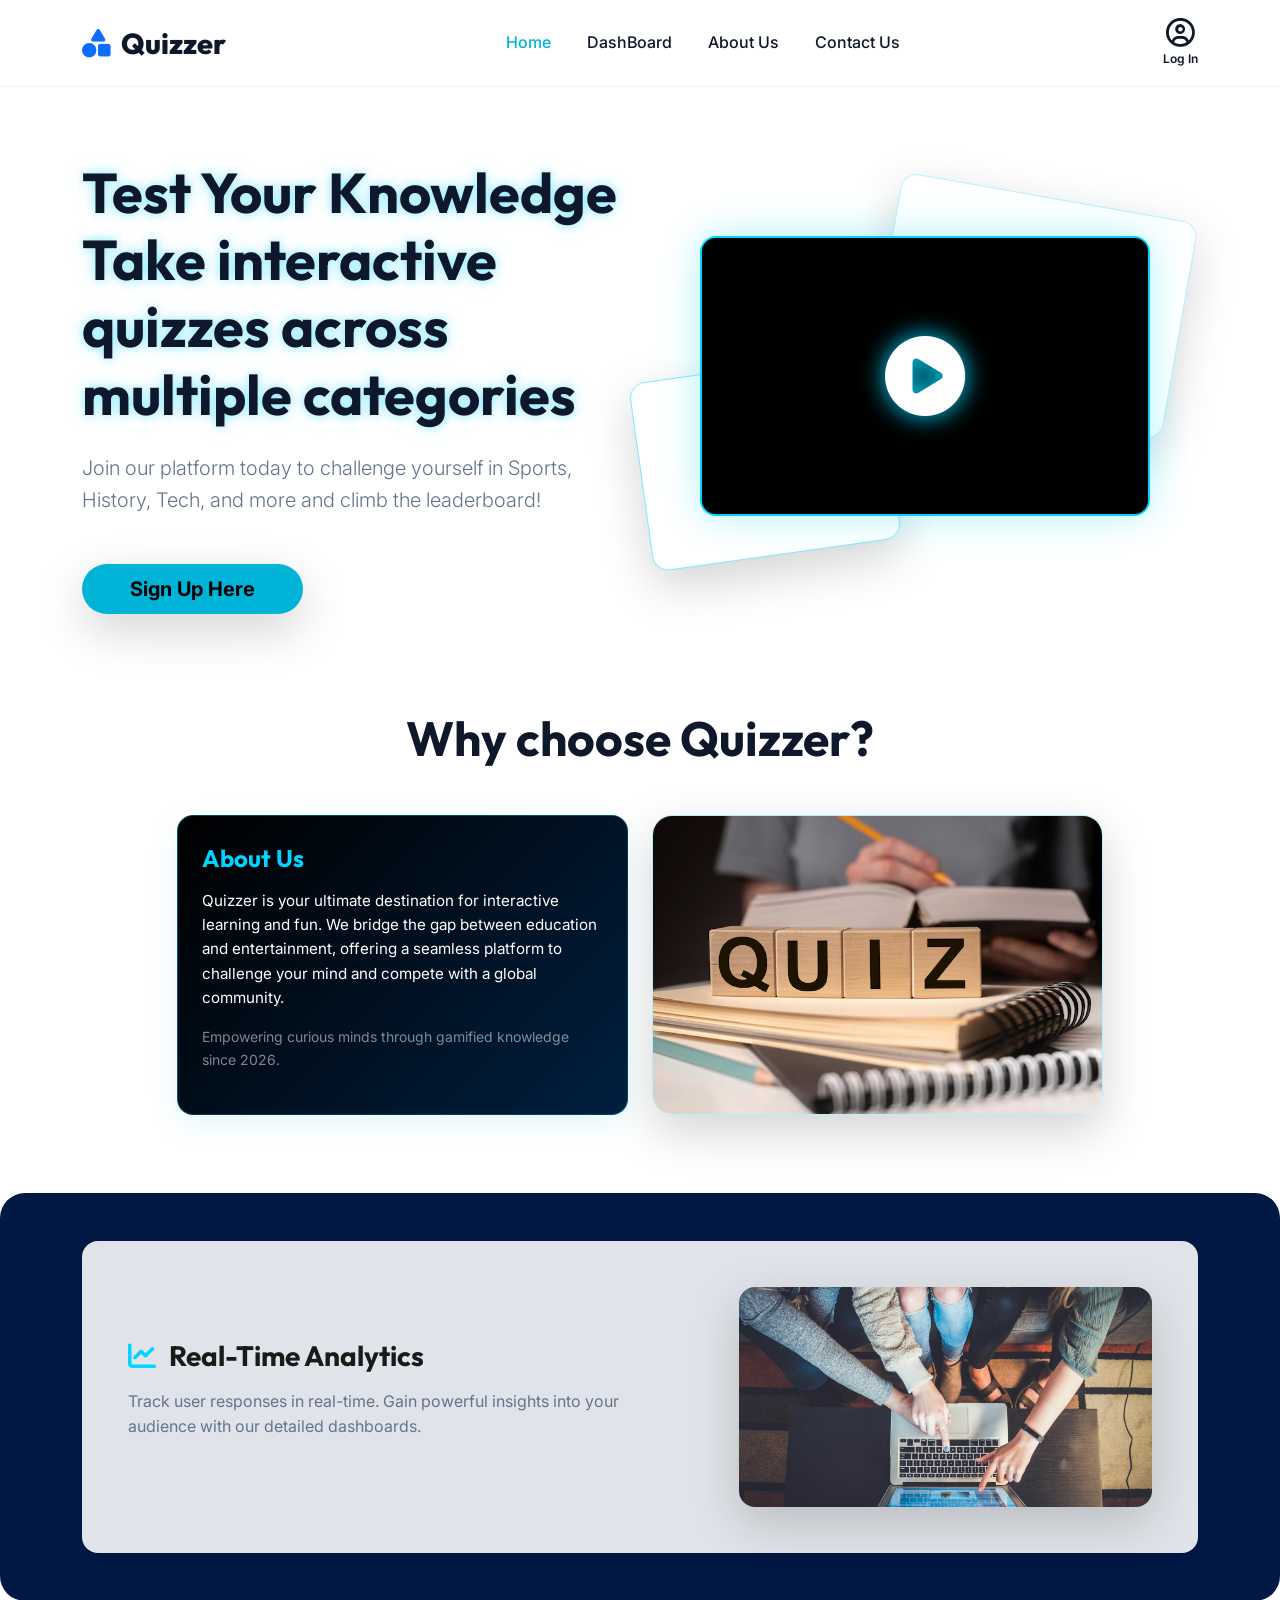
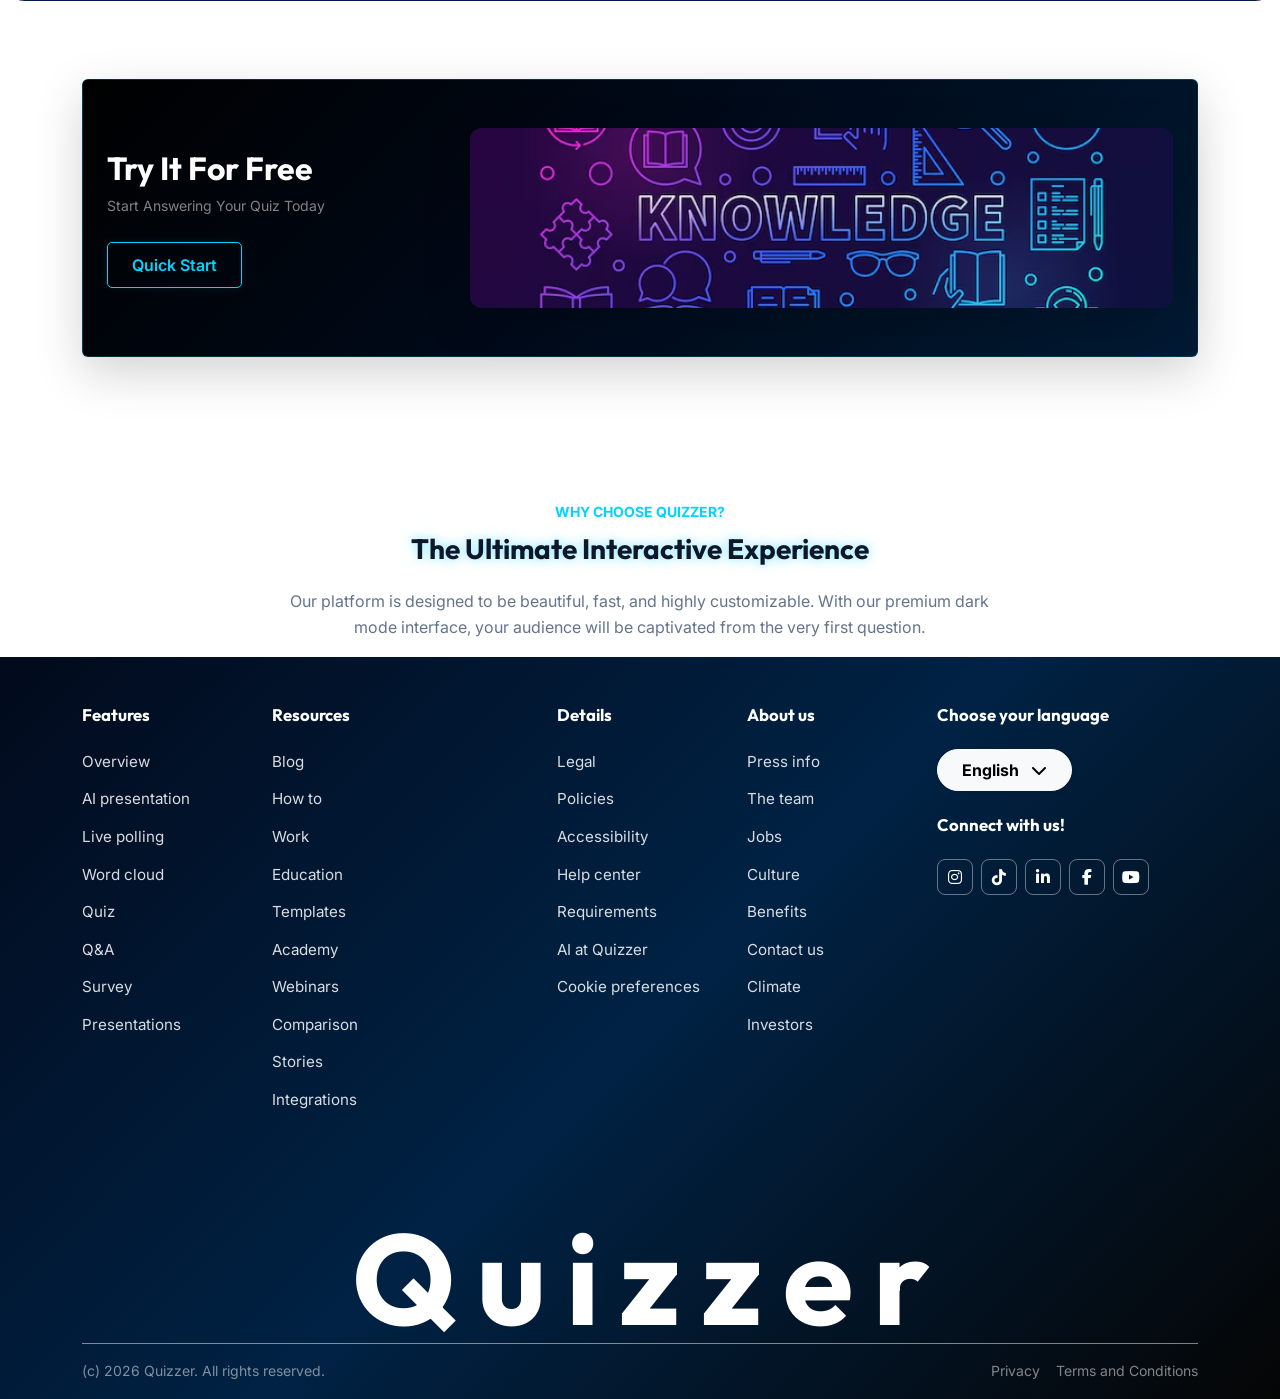
<file: index.html>
<!DOCTYPE html>
<html lang="en">

<head>
  <meta charset="UTF-8">
  <meta name="viewport" content="width=device-width, initial-scale=1.0">
  <title>Quizzer - Home</title>
  <!-- Bootstrap 5 CSS -->
  <link href="https://cdn.jsdelivr.net/npm/bootstrap@5.3.0/dist/css/bootstrap.min.css" rel="stylesheet">
  <!-- Font Awesome -->
  <link rel="stylesheet" href="https://cdnjs.cloudflare.com/ajax/libs/font-awesome/6.4.0/css/all.min.css">
  <!-- Custom CSS -->
  <link rel="stylesheet" href="css/style.css?v=2">
</head>

<body class="dark-theme">

  <!-- Navigation -->
  <nav class="navbar navbar-expand-lg navbar-custom sticky-top">
    <div class="container">
      <a class="navbar-brand" href="index.html">
        <i class="fa-solid fa-shapes text-primary"></i> Quizzer
      </a>
      <button class="navbar-toggler" type="button" data-bs-toggle="collapse" data-bs-target="#navbarNav">
        <span class="navbar-toggler-icon"></span>
      </button>
      <div class="collapse navbar-collapse justify-content-center" id="navbarNav">
        <ul class="navbar-nav">
          <li class="nav-item">
            <a class="nav-link active" href="index.html">Home</a>
          </li>
          <li class="nav-item">
            <a class="nav-link" href="dashboard.html">DashBoard</a>
          </li>
          <li class="nav-item">
            <a class="nav-link" href="about.html">About Us</a>
          </li>
          <li class="nav-item">
            <a class="nav-link" href="contact.html">Contact Us</a>
          </li>
        </ul>
      </div>
      <div class="d-none d-lg-flex">
        <a href="login.html" class="profile-icon">
          <i class="fa-regular fa-circle-user"></i>
          <span>Log In</span>
        </a>
      </div>
    </div>
  </nav>

  <!-- Hero Section -->
  <section class="py-5 mt-4 fade-in">
    <div class="container">
      <div class="row align-items-center">
        <div class="col-lg-6 mb-4 mb-lg-0">
          <h1 class="display-4 fw-bold mb-4 text-glow">Test Your Knowledge<br>Take interactive quizzes across multiple
            categories</h1>
          <p class="lead text-muted mb-5">Join our platform today to challenge yourself in Sports, History, Tech, and
            more and climb the leaderboard!</p>
          <a href="signup.html" class="btn btn-primary-custom btn-lg px-5 shadow-lg rounded-pill"
            style="border: none !important;">Sign Up Here</a>
        </div>
        <div class="col-lg-6 position-relative mt-5 mt-lg-0" style="min-height: 400px;">
          <!-- Back Right Frame -->
          <div
            class="position-absolute glass-card shadow-lg rounded-4 d-none d-md-flex align-items-center justify-content-center"
            style="width: 60%; max-width: 300px; height: 220px; right: 5%; top: 10px; border: 1px solid rgba(0,212,255,0.3); transform: rotate(10deg); z-index: 1;">
            <i class="fa-solid fa-play fa-2x" style="color: rgba(12, 44, 108, 0.4);"></i>
          </div>

          <!-- Middle Left Frame -->
          <div
            class="position-absolute glass-card shadow-lg rounded-4 d-none d-md-flex align-items-center justify-content-center"
            style="width: 55%; max-width: 250px; height: 190px; left: 0; bottom: 30px; border: 1px solid rgba(0,212,255,0.5); transform: rotate(-8deg); z-index: 2;">
            <i class="fa-solid fa-play fa-2x" style="color: rgba(0,212,255,0.6);"></i>
          </div>

          <!-- Front Main Frame (Animated Video Preview) -->
          <div class="position-absolute shadow-lg rounded-4 overflow-hidden"
            style="width: 100%; max-width: 450px; height: 280px; left: 50%; top: 50px; transform: translateX(-50%); border: 2px solid #00d4ff; z-index: 3; background: #000; box-shadow: 0 0 40px rgba(0,212,255,0.3) !important;">
            <div class="w-100 h-100 position-relative">
              <!-- Video Frames -->
              <img src="images/why-quizzer.avif" class="video-frame video-frame-1" alt="Frame 1">
              <img src="images/analytics.avif" class="video-frame video-frame-2" alt="Frame 2">
              <img src="images/start-now.avif" class="video-frame video-frame-3" alt="Frame 3">

              <!-- Overlay Play Button -->
              <div
                class="w-100 h-100 d-flex flex-column align-items-center justify-content-center position-absolute top-0 start-0"
                style="background: rgba(0,0,0,0.4); z-index: 10;">
                <i class="fa-solid fa-circle-play text-white"
                  style="font-size: 5rem; text-shadow: 0 0 25px #00d4ff; cursor: pointer; transition: transform 0.2s;"
                  onmouseover="this.style.transform='scale(1.1)'" onmouseout="this.style.transform='scale(1)'"></i>
              </div>
            </div>
          </div>
        </div>
      </div>
    </div>
  </section>

  <!-- Why Choose Section -->
  <section class="py-5 fade-in">
    <div class="container">
      <h2 class="text-center mb-5 display-5 fw-bold">Why choose Quizzer?</h2>
      <div class="row align-items-center">
        <div class="col-lg-5 offset-lg-1 mb-4 mb-lg-0">
          <div class="glass-card p-4 text-start d-flex flex-column justify-content-center"
            style="height: 300px; background: linear-gradient(135deg, #000000 0%, #001f3f 100%); border: 1px solid rgba(0, 212, 255, 0.3);">
            <h4 class="fw-bold mb-3" style="color: #00d4ff;">About Us</h4>
            <p class="text-white" style="font-size: 0.95rem; line-height: 1.6;">
              Quizzer is your ultimate destination for interactive learning and fun. We bridge the gap between education
              and entertainment, offering a seamless platform to challenge your mind and compete with a global
              community.
            </p>
            <p class="text-white-50 small">
              Empowering curious minds through gamified knowledge since 2026.
            </p>
          </div>
        </div>
        <div class="col-lg-5">
          <div class="shadow-lg"
            style="height: 300px; border-radius: 20px; overflow: hidden; border: 1px solid rgba(0, 212, 255, 0.3);">
            <img src="images/why-quizzer.avif" alt="Why Quizzer" style="width: 100%; height: 100%; object-fit: cover;">
          </div>
        </div>
      </div>
    </div>
  </section>

  <!-- Ask and Get Answers Section -->
  <section class="py-5 fade-in" style="background-color: #021845; border-radius: 25px; margin: 30px 0;">
    <div class="container">
      <div class="glass-card"
        style="background: rgba(249, 250, 251, 0.9); border: none; box-shadow: 0 10px 30px rgba(0,0,0,0.05);">
        <div class="row align-items-center p-3">
          <div class="col-md-7 mb-4 mb-md-0 pe-md-5">
            <h3 class="fw-bold mb-3" style="color: #1a1a1a;"><i class="fa-solid fa-chart-line me-2"
                style="color:#00d4ff;"></i>
              Real-Time Analytics</h3>
            <p class="text-muted">Track user responses in real-time. Gain powerful insights into your audience with our
              detailed dashboards.</p>
          </div>
          <div class="col-md-5">
            <div class="shadow-lg" style="height: 220px; border-radius: 16px; overflow: hidden;">
              <img src="images/analytics.avif" alt="Real Time Data"
                style="width: 100%; height: 100%; object-fit: cover;">
            </div>
          </div>
        </div>
      </div>
    </div>
  </section>

  <!-- Call to Action Section -->
  <section class="py-5 fade-in">
    <div class="container">
      <div class="rounded px-4 py-5 mb-5 shadow-lg"
        style="background: linear-gradient(135deg, #000000 0%, #000a1a 50%, #001a33 100%); border: 1px solid rgba(0, 212, 255, 0.2);">
        <div class="row align-items-center">
          <div class="col-md-4 text-center text-md-start mb-4 mb-md-0">
            <h3 class="fw-bold fs-2 text-white">Try It For Free</h3>
            <p class="text-white-50 mb-4 small">Start Answering Your Quiz Today</p>
            <a href="dashboard.html" class="btn btn-outline-custom" style="border-color: #00d4ff; color: #00d4ff;">Quick
              Start</a>
          </div>
          <div class="col-md-8">
            <div class="w-100 border-0 shadow-lg"
              style="height: 180px; border-radius: 12px; overflow: hidden; background: rgba(255,255,255,0.05);">
              <img src="images/start-now.avif" alt="Get Started" style="width: 100%; height: 100%; object-fit: cover;">
            </div>
          </div>
        </div>
      </div>
    </div>
  </section>



  <!-- More Details -->
  <div class="row mt-5">
    <div class="col-md-10 offset-md-1 text-center">
      <p class="text-uppercase small fw-bold tracking-wider mb-2" style="color: #00d4ff;">Why Choose Quizzer?</p>
      <h3 class="fw-bold mb-4 text-glow">The Ultimate Interactive Experience</h3>
      <p class="text-muted mx-auto" style="max-width: 700px;">Our platform is designed to be beautiful, fast, and
        highly customizable. With our premium dark mode interface, your audience will be captivated from the very
        first question.</p>
    </div>
  </div>
  </div>
  </section>

  <!-- Footer -->
  <footer class="footer-custom-new mt-auto pt-5 pb-3">
    <div class="container">
      <div class="row text-white mb-5">
        <div class="col-6 col-md-2 mb-4">
          <h5 class="fw-bold mb-4">Features</h5>
          <ul class="list-unstyled footer-links">
            <li><a href="#">Overview</a></li>
            <li><a href="#">AI presentation</a></li>
            <li><a href="#">Live polling</a></li>
            <li><a href="#">Word cloud</a></li>
            <li><a href="#">Quiz</a></li>
            <li><a href="#">Q&A</a></li>
            <li><a href="#">Survey</a></li>
            <li><a href="#">Presentations</a></li>
          </ul>
        </div>
        <div class="col-6 col-md-3 mb-4">
          <h5 class="fw-bold mb-4">Resources</h5>
          <ul class="list-unstyled footer-links">
            <li><a href="#">Blog</a></li>
            <li><a href="#">How to</a></li>
            <li><a href="#">Work</a></li>
            <li><a href="#">Education</a></li>
            <li><a href="#">Templates</a></li>
            <li><a href="#">Academy</a></li>
            <li><a href="#">Webinars</a></li>
            <li><a href="#">Comparison</a></li>
            <li><a href="#">Stories</a></li>
            <li><a href="#">Integrations</a></li>
          </ul>
        </div>
        <div class="col-6 col-md-2 mb-4">
          <h5 class="fw-bold mb-4">Details</h5>
          <ul class="list-unstyled footer-links">
            <li><a href="#">Legal</a></li>
            <li><a href="#">Policies</a></li>
            <li><a href="#">Accessibility</a></li>
            <li><a href="#">Help center</a></li>
            <li><a href="#">Requirements</a></li>
            <li><a href="#">AI at Quizzer</a></li>
            <li><a href="#">Cookie preferences</a></li>
          </ul>
        </div>
        <div class="col-6 col-md-2 mb-4">
          <h5 class="fw-bold mb-4">About us</h5>
          <ul class="list-unstyled footer-links">
            <li><a href="#">Press info</a></li>
            <li><a href="#">The team</a></li>
            <li><a href="#">Jobs</a></li>
            <li><a href="#">Culture</a></li>
            <li><a href="#">Benefits</a></li>
            <li><a href="contact.php">Contact us</a></li>
            <li><a href="#">Climate</a></li>
            <li><a href="#">Investors</a></li>
          </ul>
        </div>
        <div class="col-12 col-md-3 mb-4">
          <h5 class="fw-bold mb-4">Choose your language</h5>
          <button class="btn btn-light rounded-pill px-4 py-2 mb-4 fw-bold shadow-sm">English <i
              class="fa-solid fa-chevron-down ms-2"></i></button>

          <h5 class="fw-bold mb-4">Connect with us!</h5>
          <div class="d-flex gap-2 social-box-icons mt-2">
            <a href="#"><i class="fa-brands fa-instagram"></i></a>
            <a href="#"><i class="fa-brands fa-tiktok"></i></a>
            <a href="#"><i class="fa-brands fa-linkedin-in"></i></a>
            <a href="#"><i class="fa-brands fa-facebook-f"></i></a>
            <a href="#"><i class="fa-brands fa-youtube"></i></a>
          </div>
        </div>
      </div>

      <!-- Big Logo -->
      <div class="text-start text-md-center mb-0">
        <h1 class="font-heading fw-bold text-white huge-logo">Q u i z z e r</h1>
      </div>

      <!-- Bottom bar -->
      <div
        class="d-flex flex-column flex-md-row justify-content-between border-top border-light border-opacity-50 pt-3 text-white-50 mt-1 small">
        <div>(c) 2026 Quizzer. All rights reserved.</div>
        <div class="mt-2 mt-md-0 d-flex gap-3">
          <a href="#" class="text-white-50 text-decoration-none hover-white">Privacy</a>
          <a href="#" class="text-white-50 text-decoration-none hover-white">Terms and Conditions</a>
        </div>
      </div>
    </div>
  </footer>

  <!-- Bootstrap & Main Script -->
  <script src="https://cdn.jsdelivr.net/npm/bootstrap@5.3.0/dist/js/bootstrap.bundle.min.js"></script>
  <script src="js/script.js"></script>
</body>

</html>
</file>
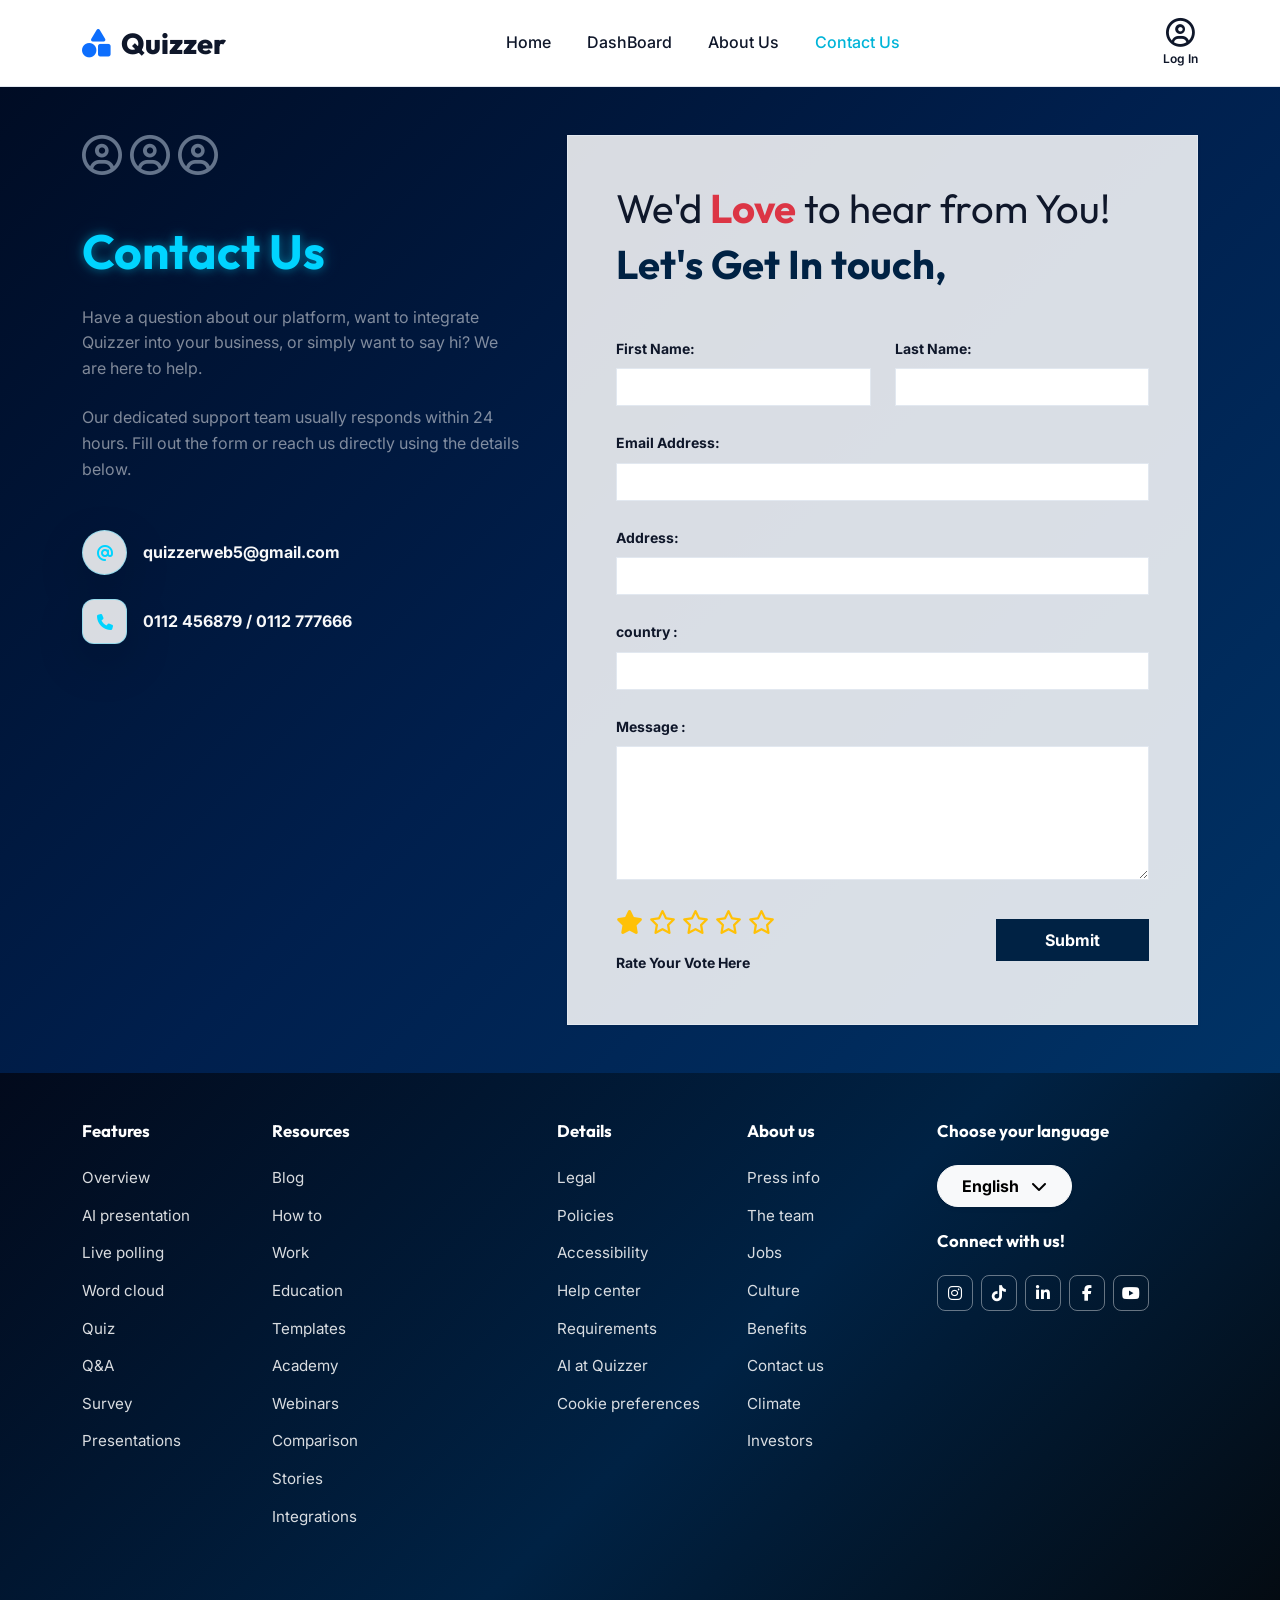
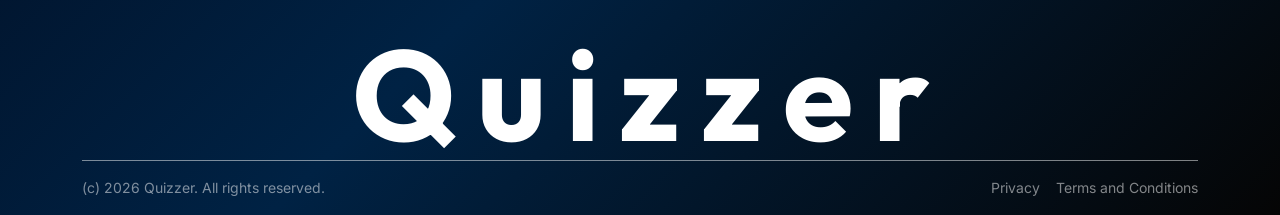
<file: contact.html>
<!DOCTYPE html>
<html lang="en">

<head>
  <meta charset="UTF-8">
  <meta name="viewport" content="width=device-width, initial-scale=1.0">
  <title>Quizzer - Contact Us</title>
  <link href="https://cdn.jsdelivr.net/npm/bootstrap@5.3.0/dist/css/bootstrap.min.css" rel="stylesheet">
  <link rel="stylesheet" href="https://cdnjs.cloudflare.com/ajax/libs/font-awesome/6.4.0/css/all.min.css">
  <link rel="stylesheet" href="css/style.css?v=2">
</head>

<body class="dark-theme d-flex flex-column min-vh-100">

  <nav class="navbar navbar-expand-lg navbar-custom sticky-top border-bottom border-dark border-1">
    <div class="container">
      <a class="navbar-brand" href="index.html">
        <i class="fa-solid fa-shapes text-primary"></i> Quizzer
      </a>
      <button class="navbar-toggler" type="button" data-bs-toggle="collapse" data-bs-target="#navbarNav">
        <span class="navbar-toggler-icon"></span>
      </button>
      <div class="collapse navbar-collapse justify-content-center" id="navbarNav">
        <ul class="navbar-nav">
          <li class="nav-item"><a class="nav-link" href="index.html">Home</a></li>
          <li class="nav-item"><a class="nav-link" href="dashboard.html">DashBoard</a></li>
          <li class="nav-item"><a class="nav-link" href="about.html">About Us</a></li>
          <li class="nav-item"><a class="nav-link active" href="contact.html">Contact Us</a></li>
        </ul>
      </div>
      <div class="d-none d-lg-flex">
        <a href="login.html" class="profile-icon">
          <i class="fa-regular fa-circle-user"></i>
          <span>Log In</span>
        </a>
      </div>
    </div>
  </nav>

  <div class="flex-grow-1" style="background: linear-gradient(135deg, #000c24 0%, #001f4d 50%, #003366 100%);">
    <div class="container py-5 fade-in">
      <div class="row g-5">

        <!-- Contact Info Left Side -->
      <div class="col-lg-5">
        <div class="mb-5 d-flex align-items-center">
          <i class="fa-regular fa-circle-user fs-1 text-muted"></i>
          <i class="fa-regular fa-circle-user fs-1 text-muted mx-2"></i>
          <i class="fa-regular fa-circle-user fs-1 text-muted"></i>
        </div>

        <h1 class="display-5 fw-bold mb-4 text-glow" style="color: #00d4ff;">Contact Us</h1>
        <p class="text-white-50 mb-4 fs-6">Have a question about our platform, want to integrate Quizzer into your business, or simply want to say hi? We are here to help.</p>
        <p class="text-white-50 mb-5 fs-6">Our dedicated support team usually responds within 24 hours. Fill out the form or reach us directly using the details below.</p>

        <div class="d-flex align-items-center mb-4">
          <div
            class="glass-card rounded-circle p-2 me-3 shadow-lg d-flex align-items-center justify-content-center"
            style="width: 45px; height: 45px; border: 1px solid rgba(0,212,255,0.3);">
            <i class="fa-solid fa-at" style="color: #00d4ff;"></i>
          </div>
          <span class="fs-6 fw-bold text-light">quizzerweb5@gmail.com</span>
        </div>

        <div class="d-flex align-items-center mb-4">
          <div
            class="glass-card p-2 me-3 shadow-lg d-flex align-items-center justify-content-center"
            style="width: 45px; height: 45px; border-radius: 12px; border: 1px solid rgba(0,212,255,0.3);">
            <i class="fa-solid fa-phone" style="color: #00d4ff;"></i>
          </div>
          <span class="fs-6 fw-bold text-light">0112 456879 / 0112 777666</span>
        </div>
      </div>

      <!-- Contact Form Right Side -->
      <div class="col-lg-7">
        <div class="glass-card shadow-sm border border-dark border-1 rounded-0 p-5 p-md-5">
          <h2 class="fw-normal display-6 mb-2">We'd <span class="text-danger fw-bold">Love</span> to hear from You!</h2>
          <h2 class="fw-bold display-6 mb-5" style="color: #002244;">Let's Get In touch,</h2>

          <form id="contactForm">
            <div class="row g-4 mb-4">
              <div class="col-md-6">
                <label for="firstName" class="form-label fw-bold small">First Name:</label>
                <input type="text" class="form-control rounded-0 border-dark" id="firstName" required>
              </div>
              <div class="col-md-6">
                <label for="lastName" class="form-label fw-bold small">Last Name:</label>
                <input type="text" class="form-control rounded-0 border-dark" id="lastName">
              </div>
            </div>

            <div class="mb-4">
              <label for="emailAddress" class="form-label fw-bold small">Email Address:</label>
              <input type="email" class="form-control rounded-0 border-dark" id="emailAddress" required>
            </div>

            <div class="mb-4">
              <label for="address" class="form-label fw-bold small">Address:</label>
              <input type="text" class="form-control rounded-0 border-dark" id="address">
            </div>

            <div class="mb-4">
              <label for="country" class="form-label fw-bold small">country :</label>
              <input type="text" class="form-control rounded-0 border-dark" id="country">
            </div>

            <div class="mb-4">
              <label for="message" class="form-label fw-bold small">Message :</label>
              <textarea class="form-control rounded-0 border-dark" id="message" rows="5"></textarea>
            </div>

            <div class="d-flex flex-column flex-md-row align-items-md-center justify-content-between mt-4">
              <div class="mb-4 mb-md-0">
                <div class="star-rating fs-4 mb-2">
                  <i class="fa-solid fa-star text-warning"></i>
                  <i class="fa-regular fa-star text-warning" style="cursor: pointer;"></i>
                  <i class="fa-regular fa-star text-warning" style="cursor: pointer;"></i>
                  <i class="fa-regular fa-star text-warning" style="cursor: pointer;"></i>
                  <i class="fa-regular fa-star text-warning" style="cursor: pointer;"></i>
                </div>
                <small class="fw-bold">Rate Your Vote Here</small>
              </div>

              <button type="submit"
                class="btn rounded-0 fw-bold px-5 py-2 text-white" style="background-color: #002244;">Submit</button>
            </div>
          </form>
        </div>
      </div>

    </div>
  </div>
  </div>

  <footer class="footer-custom-new mt-auto pt-5 pb-3">
    <div class="container">
      <div class="row text-white mb-5">
        <div class="col-6 col-md-2 mb-4">
          <h5 class="fw-bold mb-4">Features</h5>
          <ul class="list-unstyled footer-links">
            <li><a href="#">Overview</a></li>
            <li><a href="#">AI presentation</a></li>
            <li><a href="#">Live polling</a></li>
            <li><a href="#">Word cloud</a></li>
            <li><a href="#">Quiz</a></li>
            <li><a href="#">Q&A</a></li>
            <li><a href="#">Survey</a></li>
            <li><a href="#">Presentations</a></li>
          </ul>
        </div>
        <div class="col-6 col-md-3 mb-4">
          <h5 class="fw-bold mb-4">Resources</h5>
          <ul class="list-unstyled footer-links">
            <li><a href="#">Blog</a></li>
            <li><a href="#">How to</a></li>
            <li><a href="#">Work</a></li>
            <li><a href="#">Education</a></li>
            <li><a href="#">Templates</a></li>
            <li><a href="#">Academy</a></li>
            <li><a href="#">Webinars</a></li>
            <li><a href="#">Comparison</a></li>
            <li><a href="#">Stories</a></li>
            <li><a href="#">Integrations</a></li>
          </ul>
        </div>
        <div class="col-6 col-md-2 mb-4">
          <h5 class="fw-bold mb-4">Details</h5>
          <ul class="list-unstyled footer-links">
            <li><a href="#">Legal</a></li>
            <li><a href="#">Policies</a></li>
            <li><a href="#">Accessibility</a></li>
            <li><a href="#">Help center</a></li>
            <li><a href="#">Requirements</a></li>
            <li><a href="#">AI at Quizzer</a></li>
            <li><a href="#">Cookie preferences</a></li>
          </ul>
        </div>
        <div class="col-6 col-md-2 mb-4">
          <h5 class="fw-bold mb-4">About us</h5>
          <ul class="list-unstyled footer-links">
            <li><a href="#">Press info</a></li>
            <li><a href="#">The team</a></li>
            <li><a href="#">Jobs</a></li>
            <li><a href="#">Culture</a></li>
            <li><a href="#">Benefits</a></li>
            <li><a href="contact.html">Contact us</a></li>
            <li><a href="#">Climate</a></li>
            <li><a href="#">Investors</a></li>
          </ul>
        </div>
        <div class="col-12 col-md-3 mb-4">
          <h5 class="fw-bold mb-4">Choose your language</h5>
          <button class="btn btn-light rounded-pill px-4 py-2 mb-4 fw-bold shadow-sm">English <i
              class="fa-solid fa-chevron-down ms-2"></i></button>

          <h5 class="fw-bold mb-4">Connect with us!</h5>
          <div class="d-flex gap-2 social-box-icons mt-2">
            <a href="#"><i class="fa-brands fa-instagram"></i></a>
            <a href="#"><i class="fa-brands fa-tiktok"></i></a>
            <a href="#"><i class="fa-brands fa-linkedin-in"></i></a>
            <a href="#"><i class="fa-brands fa-facebook-f"></i></a>
            <a href="#"><i class="fa-brands fa-youtube"></i></a>
          </div>
        </div>
      </div>

      <!-- Big Logo -->
      <div class="text-start text-md-center mb-0">
        <h1 class="font-heading fw-bold text-white huge-logo">Q u i z z e r</h1>
      </div>

      <!-- Bottom bar -->
      <div
        class="d-flex flex-column flex-md-row justify-content-between border-top border-light border-opacity-50 pt-3 text-white-50 mt-1 small">
        <div>(c) 2026 Quizzer. All rights reserved.</div>
        <div class="mt-2 mt-md-0 d-flex gap-3">
          <a href="#" class="text-white-50 text-decoration-none hover-white">Privacy</a>
          <a href="#" class="text-white-50 text-decoration-none hover-white">Terms and Conditions</a>
        </div>
      </div>
    </div>
  </footer>

  <script src="https://cdn.jsdelivr.net/npm/bootstrap@5.3.0/dist/js/bootstrap.bundle.min.js"></script>
  <script src="js/script.js"></script>
</body>

</html>
</file>
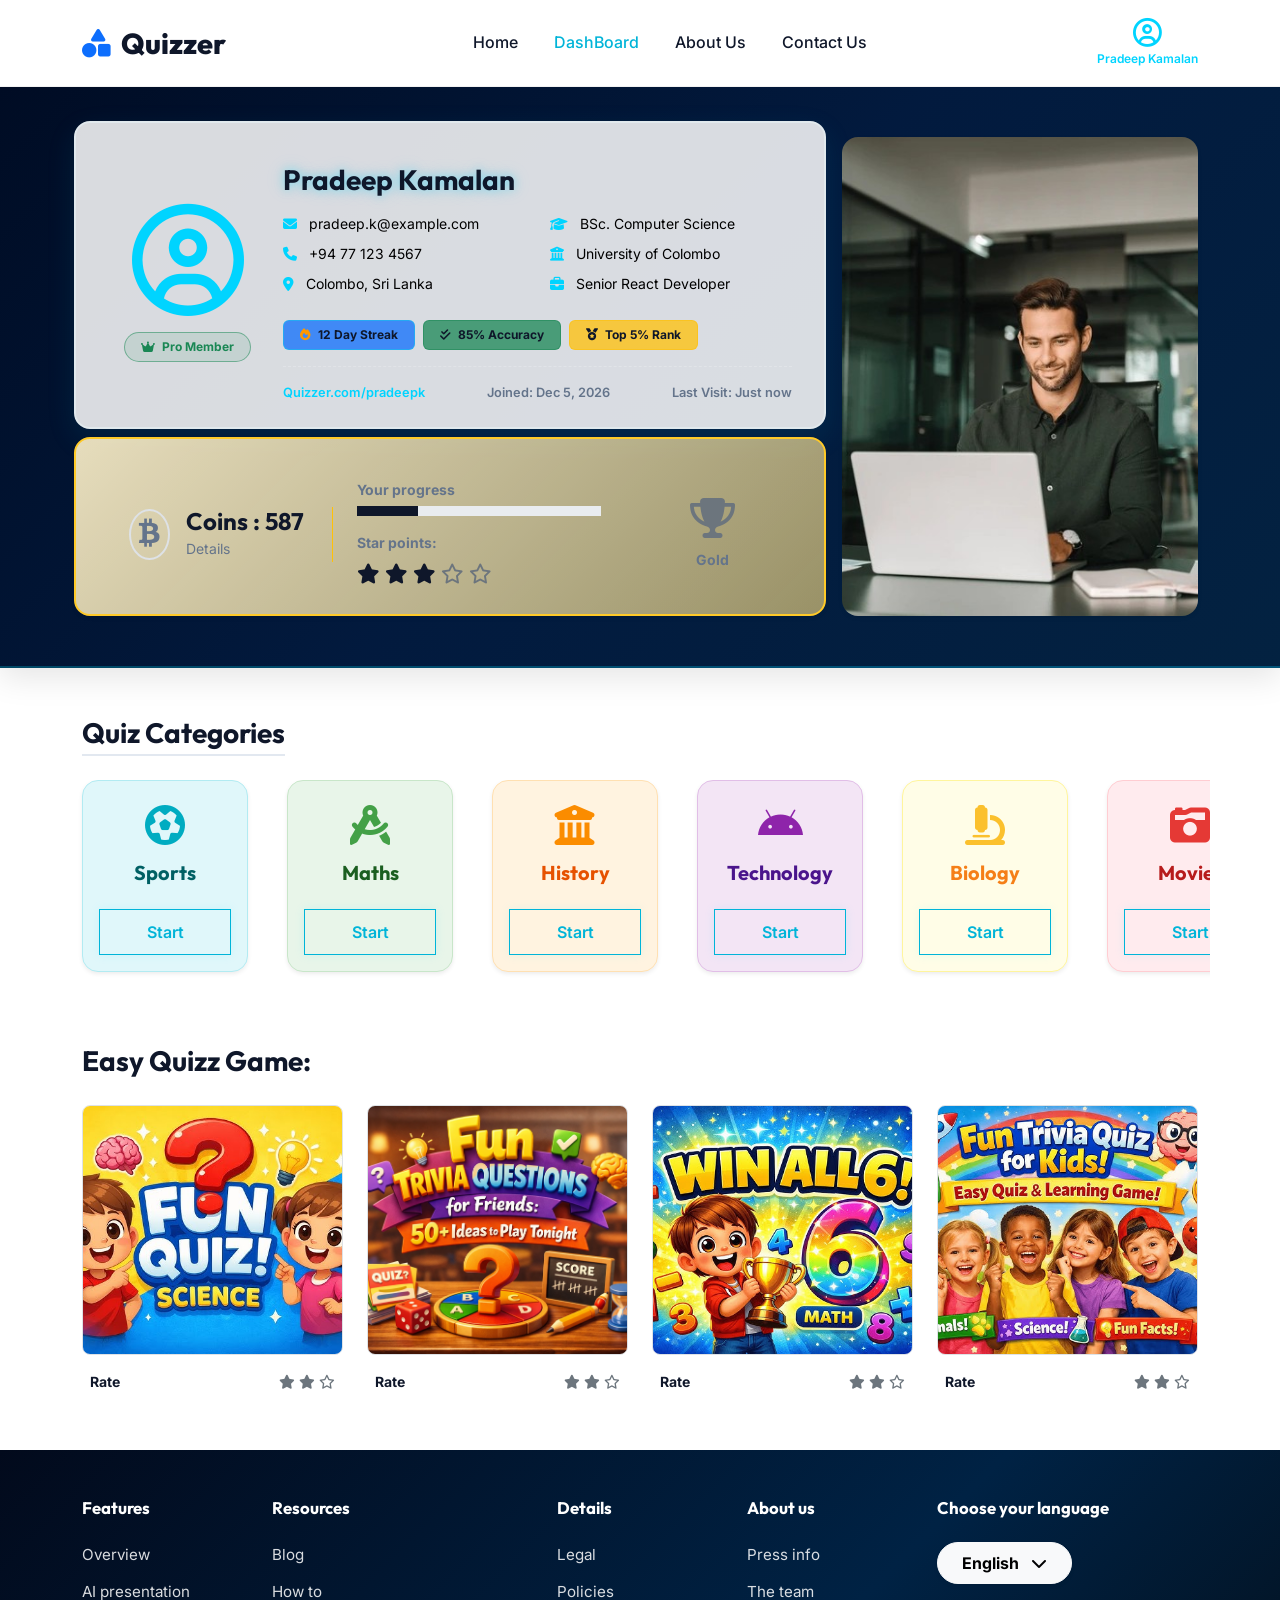
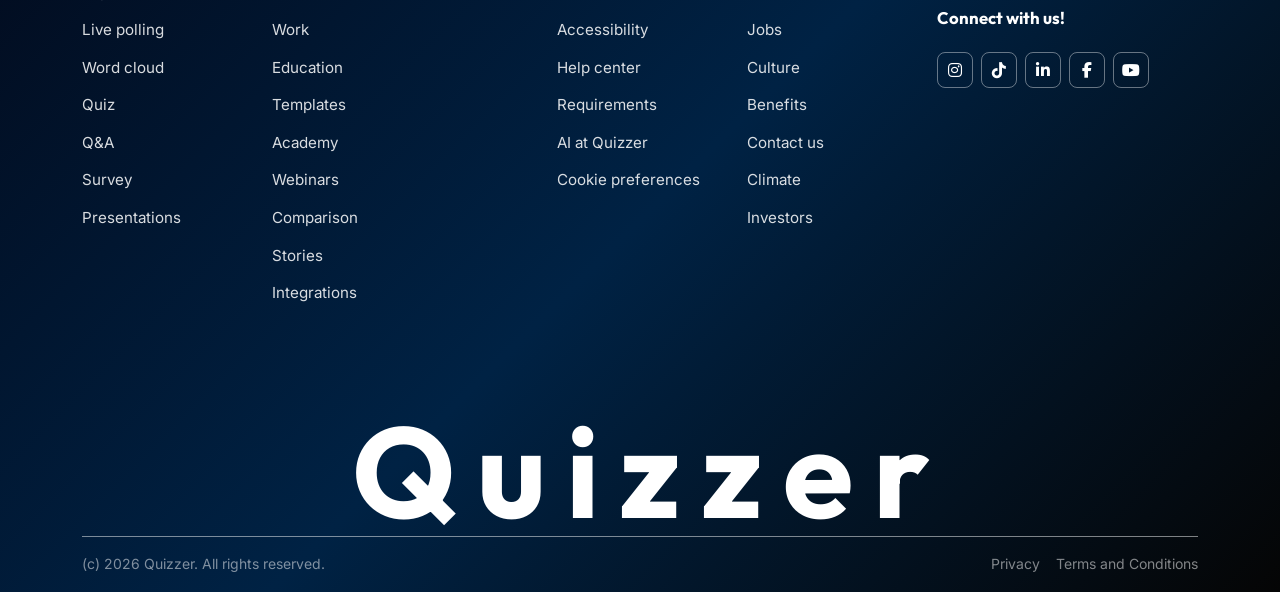
<file: dashboard.html>
<!DOCTYPE html>
<html lang="en">

<head>
  <meta charset="UTF-8" />
  <meta name="viewport" content="width=device-width, initial-scale=1.0" />
  <title>Quizzer - Dashboard</title>
  <!-- Bootstrap 5 CSS -->
  <link href="https://cdn.jsdelivr.net/npm/bootstrap@5.3.0/dist/css/bootstrap.min.css" rel="stylesheet" />
  <!-- Font Awesome -->
  <link rel="stylesheet" href="https://cdnjs.cloudflare.com/ajax/libs/font-awesome/6.4.0/css/all.min.css" />
  <!-- Custom CSS -->
  <link rel="stylesheet" href="css/style.css?v=2" />
</head>

<body class="dark-theme">
  <!-- Navigation -->
  <nav class="navbar navbar-expand-lg navbar-custom sticky-top">
    <div class="container">
      <a class="navbar-brand" href="index.html">
        <i class="fa-solid fa-shapes text-primary"></i> Quizzer
      </a>
      <button class="navbar-toggler" type="button" data-bs-toggle="collapse" data-bs-target="#navbarNav">
        <span class="navbar-toggler-icon"></span>
      </button>
      <div class="collapse navbar-collapse justify-content-center" id="navbarNav">
        <ul class="navbar-nav">
          <li class="nav-item"><a class="nav-link" href="index.html">Home</a></li>
          <li class="nav-item"><a class="nav-link active" href="dashboard.html">DashBoard</a></li>
          <li class="nav-item"><a class="nav-link" href="about.html">About Us</a></li>
          <li class="nav-item"><a class="nav-link" href="contact.html">Contact Us</a></li>
        </ul>
      </div>
      <div class="d-none d-lg-flex">
        <a href="login.html" class="profile-icon text-decoration-none" style="color: #00d4ff;">
          <i class="fa-regular fa-circle-user"></i>
          <span id="navUserName">My Profile</span>
        </a>
      </div>
    </div>
  </nav>

  <div
    style="background: linear-gradient(135deg, #000c24 0%, #021a3e 50%, #032241 100%); padding: 50px 0; border-bottom: 2px solid rgba(0, 212, 255, 0.3); box-shadow: 0 10px 30px rgba(0, 0, 0, 0.1); margin-bottom: 40px;">
    <div class="container fade-in">
      <!-- Top Details Section -->
      <div class="row">
        <div class="col-lg-8">

          <!-- Personal Details Box -->
          <div class="glass-card mb-4 p-4 row align-items-center g-3 rounded-4" style="border: 2px solid #e1e9ed">
            <div class="col-md-3 text-center">
              <i class="fa-regular fa-circle-user mb-3" style="font-size: 7rem; color: #00d4ff !important;"></i>
              <br>
              <span
                class="badge bg-success bg-opacity-10 text-success border border-success border-opacity-50 px-3 py-2 rounded-pill"><i
                  class="fa-solid fa-crown me-1"></i> Pro Member</span>
            </div>
            <div class="col-md-9 text-light">
              <h3 class="fw-bold mb-3 text-glow" id="dbUserName">Personal Details...</h3>

              <div class="row mb-3 gx-4">
                <div class="col-sm-6">
                  <p class="text-muted small mb-2"><i class="fa-solid fa-envelope me-2" style="color: #00d4ff;"></i>
                    <span class="text-black" id="dbUserEmail">loading@mail.com</span>
                  </p>
                  <p class="text-muted small mb-2"><i class="fa-solid fa-phone me-2" style="color: #00d4ff;"></i> <span
                      class="text-black" id="dbUserPhone">+94 77 000 0000</span></p>
                  <p class="text-muted small mb-2"><i class="fa-solid fa-location-dot me-2" style="color: #00d4ff;"></i>
                    <span class="text-black" id="dbUserLocation">Colombo, Sri Lanka</span>
                  </p>
                </div>
                <div class="col-sm-6 mt-2 mt-sm-0">
                  <p class="text-muted small mb-2"><i class="fa-solid fa-graduation-cap me-2"
                      style="color: #00d4ff;"></i>
                    <span class="text-black" id="dbUserDegree">BSc. Information Technology</span>
                  </p>
                  <p class="text-muted small mb-2"><i class="fa-solid fa-building-columns me-2"
                      style="color: #00d4ff;"></i> <span class="text-black" id="dbUserUni">University of Colombo</span>
                  </p>
                  <p class="text-muted small mb-2"><i class="fa-solid fa-briefcase me-2" style="color: #00d4ff;"></i>
                    <span class="text-black" id="dbUserJob">Avid Learner & Quiz Enthusiast</span>
                  </p>
                </div>
              </div>

              <div class="d-flex flex-wrap gap-2 mb-3">
                <span
                  class="badge bg-primary text-dark bg-opacity-75 px-3 py-2 border border-info border-opacity-50 text-white"><i
                    class="fa-solid fa-fire me-1" style="color: #ff9800;"></i> 12 Day Streak</span>
                <span
                  class="badge bg-success text-dark bg-opacity-75 px-3 py-2 border border-success border-opacity-50 text-white"><i
                    class="fa-solid fa-check-double me-1"></i> 85% Accuracy</span>
                <span
                  class="badge bg-warning text-dark bg-opacity-75 px-3 py-2 border border-warning border-opacity-50 text-white"><i
                    class="fa-solid fa-medal me-1"></i> Top 5% Rank</span>
              </div>

              <div class="d-flex justify-content-between text-muted pt-3 mt-1"
                style="border-top: 1px dashed rgba(255,255,255,0.2); font-size: 0.8rem; font-weight: 600;">
                <span id="dbUserHandle" style="color: #00d4ff;">Quizzer.com/User</span>
                <span id="dbUserJoined">Joined: Today</span>
                <span>Last Visit: Just now</span>
              </div>
            </div>
          </div>

          <!-- Coins and Progress Box -->
          <div class="glass-card p-4 row align-items-center g-3 rounded-4 shadow-sm" style="background: linear-gradient(135deg, rgba(255, 243, 204, 0.9) 0%, rgba(255, 224, 130, 0.6) 100%); border: 2px solid #ffca28;">
            <div class="col-md-4 text-center border-end border-warning">
              <div class="d-flex align-items-center justify-content-center">
                <div class="border rounded-circle p-2 me-3" style="border-width:2px !important;">
                  <i class="fa-brands fa-btc fs-3 text-muted"></i>
                </div>
                <div class="text-start">
                  <h4 class="fw-bold mb-0">Coins : 587</h4>
                  <a href="#" class="text-muted small text-decoration-none">Details</a>
                </div>
              </div>
            </div>
            <div class="col-md-5 px-4">
              <div class="text-muted small fw-bold mb-1">Your progress</div>
              <div class="progress mb-2" style="height: 10px; border-radius: 0;">
                <div class="progress-bar bg-dark" role="progressbar" style="width: 25%" aria-valuenow="25"
                  aria-valuemin="0" aria-valuemax="100"></div>
              </div>
              <div class="text-muted small fw-bold mb-1 mt-3">Star points:</div>
              <div class="text-secondary fs-5">
                <i class="fa-solid fa-star text-dark"></i>
                <i class="fa-solid fa-star text-dark"></i>
                <i class="fa-solid fa-star text-dark"></i>
                <i class="fa-regular fa-star"></i>
                <i class="fa-regular fa-star"></i>
              </div>
            </div>
            <div class="col-md-3 text-center">
              <i class="fa-solid fa-trophy fs-1" style="color: #6c757d;"></i>
              <div class="small fw-bold text-muted mt-2">Gold</div>
            </div>
          </div>

        </div>
        <!-- Tall placeholder Image right -->
        <div class="col-lg-4 mt-4 mt-lg-0">
          <img src="images/men.jpg" class="img-fluid rounded-4 shadow-sm w-100"
            style="height: 100%; min-height: 350px; object-fit: cover;" alt="Statistics">
        </div>
      </div><!-- End Row -->
    </div>
  </div>

  <div class="container py-2 fade-in">
    <!-- Quiz Categories Section -->
    <h3 class="fw-bold mb-4 border-bottom border-dark border-2 d-inline-block pb-1">Quiz Categories</h3>

    <div class="row flex-nowrap overflow-auto pb-4 mb-5" style="column-gap: 15px;">
      <!-- Category Item -->
      <div class="col-10 col-sm-6 col-md-4 col-lg-2">
        <div
          class="glass-card text-center d-flex flex-column justify-content-between h-100 p-3 pt-4 rounded-4 shadow-sm"
          style="background-color: #e0f7fa; border: 1px solid #b2ebf2;">
          <i class="fa-solid fa-futbol fs-1 mb-3" style="color: #00acc1;"></i>
          <h5 class="mb-4" style="color: #006064;">Sports</h5>
          <a href="quiz.html?category=sports" class="btn btn-outline-custom w-100" style="border-radius: 0;">Start</a>
        </div>
      </div>
      <!-- Category Item -->
      <div class="col-10 col-sm-6 col-md-4 col-lg-2">
        <div
          class="glass-card text-center d-flex flex-column justify-content-between h-100 p-3 pt-4 rounded-4 shadow-sm"
          style="background-color: #e8f5e9; border: 1px solid #c8e6c9;">
          <i class="fa-solid fa-compass-drafting fs-1 mb-3" style="color: #43a047;"></i>
          <h5 class="mb-4" style="color: #1b5e20;">Maths</h5>
          <a href="quiz.html?category=maths" class="btn btn-outline-custom w-100" style="border-radius: 0;">Start</a>
        </div>
      </div>
      <!-- Category Item -->
      <div class="col-10 col-sm-6 col-md-4 col-lg-2">
        <div
          class="glass-card text-center d-flex flex-column justify-content-between h-100 p-3 pt-4 rounded-4 shadow-sm"
          style="background-color: #fff3e0; border: 1px solid #ffe0b2;">
          <i class="fa-solid fa-building-columns fs-1 mb-3" style="color: #fb8c00;"></i>
          <h5 class="mb-4" style="color: #e65100;">History</h5>
          <a href="quiz.html?category=history" class="btn btn-outline-custom w-100" style="border-radius: 0;">Start</a>
        </div>
      </div>
      <!-- Category Item -->
      <div class="col-10 col-sm-6 col-md-4 col-lg-2">
        <div
          class="glass-card text-center d-flex flex-column justify-content-between h-100 p-3 pt-4 rounded-4 shadow-sm"
          style="background-color: #f3e5f5; border: 1px solid #e1bee7;">
          <i class="fa-brands fa-android fs-1 mb-3" style="color: #8e24aa;"></i>
          <h5 class="mb-4" style="color: #4a148c;">Technology</h5>
          <a href="quiz.html?category=tech" class="btn btn-outline-custom w-100" style="border-radius: 0;">Start</a>
        </div>
      </div>
      <!-- Category Item -->
      <div class="col-10 col-sm-6 col-md-4 col-lg-2">
        <div
          class="glass-card text-center d-flex flex-column justify-content-between h-100 p-3 pt-4 rounded-4 shadow-sm"
          style="background-color: #fffde7; border: 1px solid #fff59d;">
          <i class="fa-solid fa-microscope fs-1 mb-3" style="color: #fbc02d;"></i>
          <h5 class="mb-4" style="color: #f57f17;">Biology</h5>
          <a href="quiz.html?category=biolo" class="btn btn-outline-custom w-100" style="border-radius: 0;">Start</a>
        </div>
      </div>
      <!-- Category Item -->
      <div class="col-10 col-sm-6 col-md-4 col-lg-2">
        <div
          class="glass-card text-center d-flex flex-column justify-content-between h-100 p-3 pt-4 rounded-4 shadow-sm"
          style="background-color: #ffebee; border: 1px solid #ffcdd2;">
          <i class="fa-solid fa-camera-retro fs-1 mb-3" style="color: #e53935;"></i>
          <h5 class="mb-4" style="color: #b71c1c;">Movies</h5>
          <a href="quiz.html?category=movies" class="btn btn-outline-custom w-100" style="border-radius: 0;">Start</a>
        </div>
      </div>
    </div>

    <!-- Easy Quizz Game Section -->
    <h3 class="fw-bold mb-4 pb-1">Easy Quizz Game:</h3>
    <div class="row g-4 mb-5">
      <!-- Easy Game 1 -->
      <div class="col-sm-6 col-lg-3 text-center">
        <img src="images/game01.jpg" class="img-fluid bg-white border mb-3 w-100"
          style="height: 250px; object-fit: cover; border-radius: 8px;" alt="Simple Quiz Game">
        <div class="d-flex align-items-center justify-content-between px-2">
          <span class="fw-bold small">Rate</span>
          <div class="text-secondary small">
            <i class="fa-solid fa-star"></i>
            <i class="fa-solid fa-star"></i>
            <i class="fa-regular fa-star"></i>
          </div>
        </div>
      </div>
      <!-- Easy Game 2 -->
      <div class="col-sm-6 col-lg-3 text-center">
        <img src="images/game02.png" class="img-fluid bg-white border mb-3 w-100"
          style="height: 250px; object-fit: cover; border-radius: 8px;" alt="Simple Quiz Game">
        <div class="d-flex align-items-center justify-content-between px-2">
          <span class="fw-bold small">Rate</span>
          <div class="text-secondary small">
            <i class="fa-solid fa-star"></i>
            <i class="fa-solid fa-star"></i>
            <i class="fa-regular fa-star"></i>
          </div>
        </div>
      </div>
      <!-- Easy Game 3 -->
      <div class="col-sm-6 col-lg-3 text-center">
        <img src="images/game03.jpg" class="img-fluid bg-white border mb-3 w-100"
          style="height: 250px; object-fit: cover; border-radius: 8px;" alt="Simple Quiz Game">
        <div class="d-flex align-items-center justify-content-between px-2">
          <span class="fw-bold small">Rate</span>
          <div class="text-secondary small">
            <i class="fa-solid fa-star"></i>
            <i class="fa-solid fa-star"></i>
            <i class="fa-regular fa-star"></i>
          </div>
        </div>
      </div>
      <!-- Easy Game 4 -->
      <div class="col-sm-6 col-lg-3 text-center">
        <img src="images/game04jpg.jpg" class="img-fluid bg-white border mb-3 w-100"
          style="height: 250px; object-fit: cover; border-radius: 8px;" alt="Simple Quiz Game">
        <div class="d-flex align-items-center justify-content-between px-2">
          <span class="fw-bold small">Rate</span>
          <div class="text-secondary small">
            <i class="fa-solid fa-star"></i>
            <i class="fa-solid fa-star"></i>
            <i class="fa-regular fa-star"></i>
          </div>
        </div>
      </div>
    </div>

  </div> <!-- Container End -->

  <!-- Footer -->
  <footer class="footer-custom-new mt-auto pt-5 pb-3">
    <div class="container">
      <div class="row text-white mb-5">
        <div class="col-6 col-md-2 mb-4">
          <h5 class="fw-bold mb-4">Features</h5>
          <ul class="list-unstyled footer-links">
            <li><a href="#">Overview</a></li>
            <li><a href="#">AI presentation</a></li>
            <li><a href="#">Live polling</a></li>
            <li><a href="#">Word cloud</a></li>
            <li><a href="#">Quiz</a></li>
            <li><a href="#">Q&A</a></li>
            <li><a href="#">Survey</a></li>
            <li><a href="#">Presentations</a></li>
          </ul>
        </div>
        <div class="col-6 col-md-3 mb-4">
          <h5 class="fw-bold mb-4">Resources</h5>
          <ul class="list-unstyled footer-links">
            <li><a href="#">Blog</a></li>
            <li><a href="#">How to</a></li>
            <li><a href="#">Work</a></li>
            <li><a href="#">Education</a></li>
            <li><a href="#">Templates</a></li>
            <li><a href="#">Academy</a></li>
            <li><a href="#">Webinars</a></li>
            <li><a href="#">Comparison</a></li>
            <li><a href="#">Stories</a></li>
            <li><a href="#">Integrations</a></li>
          </ul>
        </div>
        <div class="col-6 col-md-2 mb-4">
          <h5 class="fw-bold mb-4">Details</h5>
          <ul class="list-unstyled footer-links">
            <li><a href="#">Legal</a></li>
            <li><a href="#">Policies</a></li>
            <li><a href="#">Accessibility</a></li>
            <li><a href="#">Help center</a></li>
            <li><a href="#">Requirements</a></li>
            <li><a href="#">AI at Quizzer</a></li>
            <li><a href="#">Cookie preferences</a></li>
          </ul>
        </div>
        <div class="col-6 col-md-2 mb-4">
          <h5 class="fw-bold mb-4">About us</h5>
          <ul class="list-unstyled footer-links">
            <li><a href="#">Press info</a></li>
            <li><a href="#">The team</a></li>
            <li><a href="#">Jobs</a></li>
            <li><a href="#">Culture</a></li>
            <li><a href="#">Benefits</a></li>
            <li><a href="contact.html">Contact us</a></li>
            <li><a href="#">Climate</a></li>
            <li><a href="#">Investors</a></li>
          </ul>
        </div>
        <div class="col-12 col-md-3 mb-4">
          <h5 class="fw-bold mb-4">Choose your language</h5>
          <button class="btn btn-light rounded-pill px-4 py-2 mb-4 fw-bold shadow-sm">English <i
              class="fa-solid fa-chevron-down ms-2"></i></button>

          <h5 class="fw-bold mb-4">Connect with us!</h5>
          <div class="d-flex gap-2 social-box-icons mt-2">
            <a href="#"><i class="fa-brands fa-instagram"></i></a>
            <a href="#"><i class="fa-brands fa-tiktok"></i></a>
            <a href="#"><i class="fa-brands fa-linkedin-in"></i></a>
            <a href="#"><i class="fa-brands fa-facebook-f"></i></a>
            <a href="#"><i class="fa-brands fa-youtube"></i></a>
          </div>
        </div>
      </div>

      <!-- Big Logo -->
      <div class="text-start text-md-center mb-0">
        <h1 class="font-heading fw-bold text-white huge-logo">Q u i z z e r</h1>
      </div>

      <!-- Bottom bar -->
      <div
        class="d-flex flex-column flex-md-row justify-content-between border-top border-light border-opacity-50 pt-3 text-white-50 mt-1 small">
        <div>(c) 2026 Quizzer. All rights reserved.</div>
        <div class="mt-2 mt-md-0 d-flex gap-3">
          <a href="#" class="text-white-50 text-decoration-none hover-white">Privacy</a>
          <a href="#" class="text-white-50 text-decoration-none hover-white">Terms and Conditions</a>
        </div>
      </div>
    </div>
  </footer>

  <!-- Bootstrap & Main Script -->
  <script src="https://cdn.jsdelivr.net/npm/bootstrap@5.3.0/dist/js/bootstrap.bundle.min.js"></script>
  <script src="js/script.js"></script>
</body>

</html>
</file>
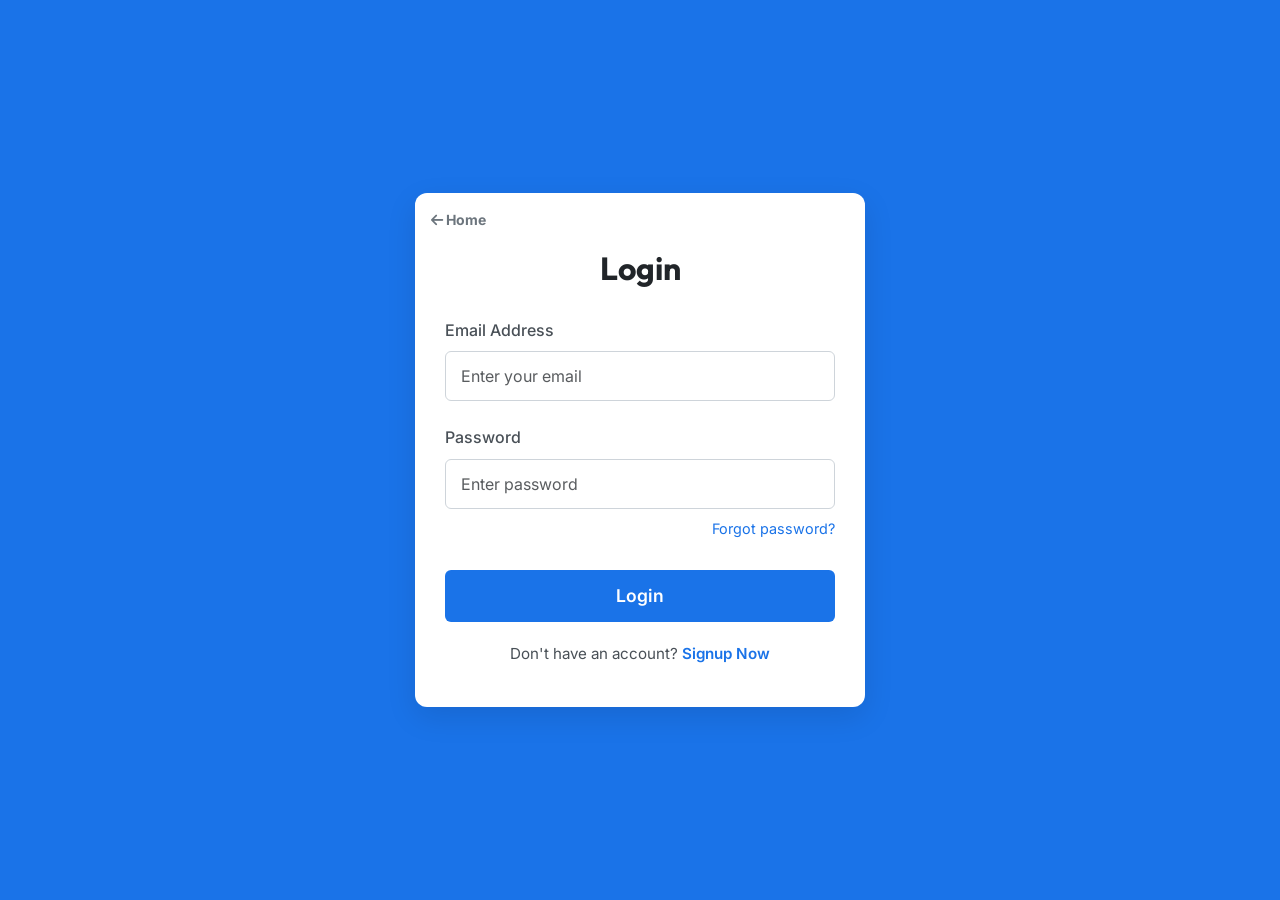
<file: login.html>
<!DOCTYPE html>
<html lang="en">
<head>
  <meta charset="UTF-8">
  <meta name="viewport" content="width=device-width, initial-scale=1.0">
  <title>Quizzer - Login</title>
  <link href="https://cdn.jsdelivr.net/npm/bootstrap@5.3.0/dist/css/bootstrap.min.css" rel="stylesheet">
  <link rel="stylesheet" href="https://cdnjs.cloudflare.com/ajax/libs/font-awesome/6.4.0/css/all.min.css">
  <link rel="stylesheet" href="css/style.css?v=2">
  <style>
    body {
      background-color: #1a73e8; /* Vivid blue from wireframe */
      display: flex;
      align-items: center;
      justify-content: center;
      min-height: 100vh;
      margin: 0;
    }
    .auth-card {
      background: #ffffff;
      border-radius: 12px;
      padding: 40px 30px;
      width: 100%;
      max-width: 450px;
      box-shadow: 0 10px 30px rgba(0,0,0,0.1);
    }
    .auth-title {
      font-weight: 700;
      color: #212529;
      margin-bottom: 30px;
      text-align: center;
      font-size: 2rem;
    }
    .form-control {
      padding: 12px 15px;
      border-radius: 6px;
      border: 1px solid #ced4da;
    }
    .form-control:focus {
      border-color: #1a73e8;
      box-shadow: 0 0 0 0.2rem rgba(26, 115, 232, 0.25);
    }
    .form-label {
      font-weight: 500;
      color: #495057;
      margin-bottom: 8px;
    }
    .btn-auth {
      background-color: #1a73e8;
      color: white;
      font-weight: 600;
      padding: 12px;
      border-radius: 6px;
      border: none;
      width: 100%;
      font-size: 1.1rem;
      margin-top: 10px;
      transition: background-color 0.2s;
    }
    .btn-auth:hover {
      background-color: #1557b0;
      color: white;
    }
    .forgot-pass {
      color: #1a73e8;
      text-decoration: none;
      font-size: 0.9rem;
      display: block;
      text-align: right;
      margin-bottom: 20px;
    }
    .forgot-pass:hover {
      text-decoration: underline;
    }
    .auth-footer {
      text-align: center;
      margin-top: 20px;
      font-size: 0.95rem;
      color: #495057;
    }
    .auth-footer a {
      color: #1a73e8;
      text-decoration: none;
      font-weight: 600;
    }
    .auth-footer a:hover {
      text-decoration: underline;
    }
  </style>
</head>
<body class="fade-in">

  <div class="auth-card position-relative">
    <a href="index.html" class="position-absolute top-0 start-0 m-3 text-secondary text-decoration-none small fw-bold">
      <i class="fa-solid fa-arrow-left"></i> Home
    </a>
    <h2 class="auth-title mt-3">Login</h2>
    
    <form id="loginForm">
      <div id="loginMsg" class="alert d-none"></div>
      <div class="mb-4">
        <label for="email" class="form-label">Email Address</label>
        <input type="email" class="form-control" id="email" placeholder="Enter your email" required>
      </div>
      
      <div class="mb-2">
        <label for="password" class="form-label">Password</label>
        <input type="password" class="form-control" id="password" placeholder="Enter password" required>
      </div>
      
      <a href="#" class="forgot-pass">Forgot password?</a>
      
      <button type="submit" class="btn-auth">Login</button>
    </form>
    
    <div class="auth-footer">
      Don't have an account? <a href="signup.html">Signup Now</a>
    </div>
  </div>

  <script>
    document.getElementById('loginForm').addEventListener('submit', async function(e) {
      e.preventDefault();
      const email = document.getElementById('email').value;
      const password = document.getElementById('password').value;
      const msg = document.getElementById('loginMsg');

      try {
        const response = await fetch('auth/login.php', {
          method: 'POST',
          headers: {'Content-Type': 'application/json'},
          body: JSON.stringify({email, password})
        });
        const result = await response.json();
        
        if (result.success) {
          msg.className = 'alert alert-success';
          msg.innerText = result.message + ' Redirecting...';
          setTimeout(() => window.location.href = 'dashboard.php', 1000);
        } else {
          msg.className = 'alert alert-danger';
          msg.innerText = result.message;
        }
      } catch (err) {
        msg.className = 'alert alert-danger';
        msg.innerText = 'Network error. Please try again.';
      }
    });
  </script>
</body>
</html>
</file>
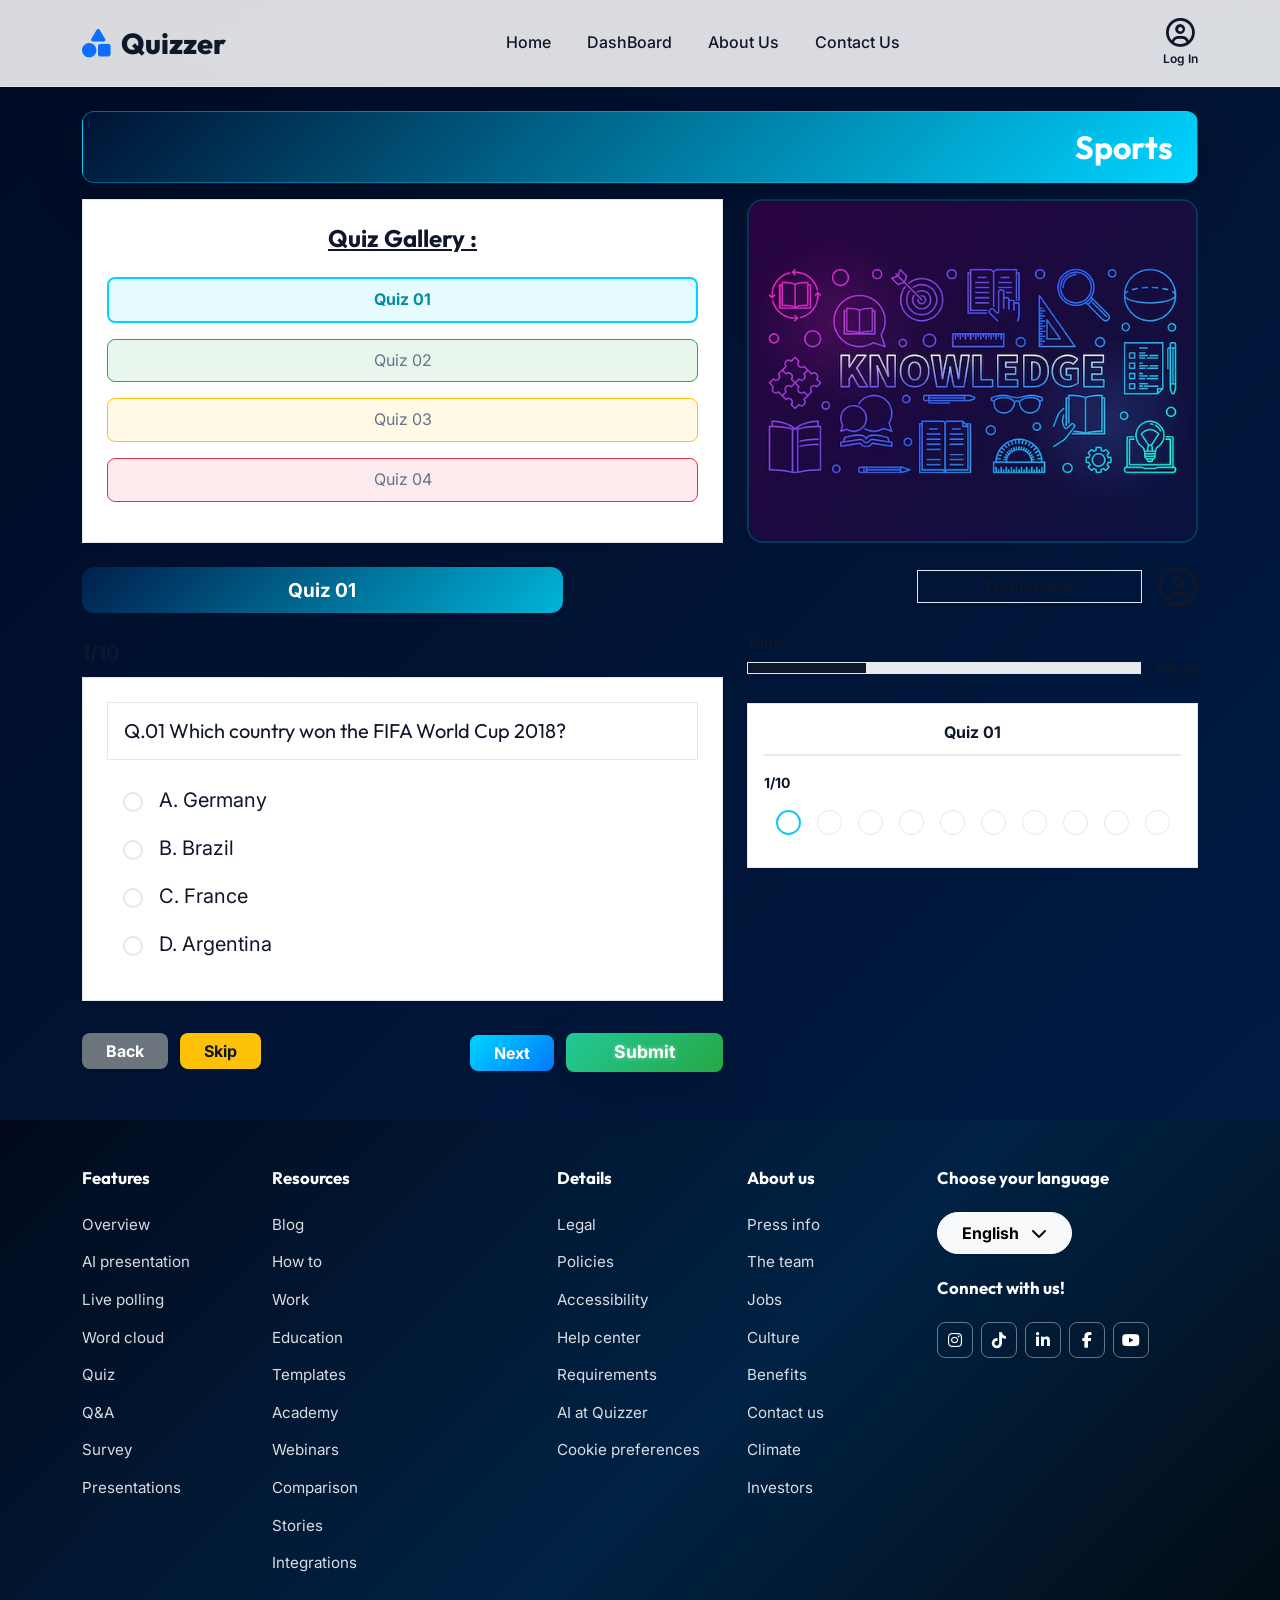
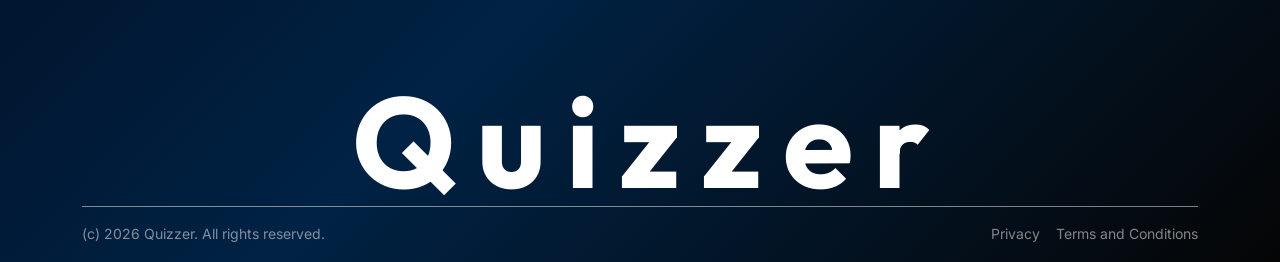
<file: quiz.html>
<!DOCTYPE html>
<html lang="en">

<head>
  <meta charset="UTF-8">
  <meta name="viewport" content="width=device-width, initial-scale=1.0">
  <title>Quizzer - Quiz</title>
  <link href="https://cdn.jsdelivr.net/npm/bootstrap@5.3.0/dist/css/bootstrap.min.css" rel="stylesheet">
  <link rel="stylesheet" href="https://cdnjs.cloudflare.com/ajax/libs/font-awesome/6.4.0/css/all.min.css">
  <link rel="stylesheet" href="css/style.css?v=2">
</head>

<body class="d-flex flex-column min-vh-100" style="background: linear-gradient(135deg, #000c24 0%, #001f4d 100%);">

  <nav class="navbar navbar-expand-lg navbar-custom sticky-top border-bottom border-dark border-1">
    <div class="container">
      <a class="navbar-brand" href="index.html">
        <i class="fa-solid fa-shapes text-primary"></i> Quizzer
      </a>
      <button class="navbar-toggler" type="button" data-bs-toggle="collapse" data-bs-target="#navbarNav">
        <span class="navbar-toggler-icon"></span>
      </button>
      <div class="collapse navbar-collapse justify-content-center" id="navbarNav">
        <ul class="navbar-nav">
          <li class="nav-item"><a class="nav-link" href="index.html">Home</a></li>
          <li class="nav-item"><a class="nav-link" href="dashboard.html">DashBoard</a></li>
          <li class="nav-item"><a class="nav-link" href="about.html">About Us</a></li>
          <li class="nav-item"><a class="nav-link" href="contact.html">Contact Us</a></li>
        </ul>
      </div>
      <div class="d-none d-lg-flex">
        <a href="login.html" class="profile-icon">
          <i class="fa-regular fa-circle-user"></i>
          <span>Log In</span>
        </a>
      </div>
    </div>
  </nav>

  <!-- Category Header -->
  <div class="container mt-4 mb-3">
    <div class="px-4 py-3 text-end shadow-lg"
      style="background: linear-gradient(135deg, #001233 0%, #00d4ff 100%); border-radius: 12px; border: 1px solid rgba(0, 212, 255, 0.4);">
      <h2 class="mb-0 fw-bold text-white text-glow" id="quizCategoryHeader"
        style="text-shadow: 0 0 10px rgba(0,212,255,0.8);">Sports</h2>
    </div>
  </div>

  <div class="container pb-5 fade-in flex-grow-1">

    <!-- Top Row - Gallery & Image -->
    <div class="row g-4 mb-4">
      <div class="col-md-7">
        <div class="border border-dark p-4 shadow-sm h-100 bg-white">
          <h4 class="text-center text-decoration-underline fw-bold mb-4">Quiz Gallery :</h4>
          <div id="quizGallery">
            <div class="quiz-gallery-item border border-info border-2 text-center py-2 mb-3 fw-bold"
              style="color: #008f9e; cursor:pointer;" data-index="0">Quiz 01</div>
            <div class="quiz-gallery-item border border-dark text-center py-2 mb-3 text-muted" style="cursor:pointer;"
              data-index="1">Quiz 02</div>
            <div class="quiz-gallery-item border border-dark text-center py-2 mb-3 text-muted" style="cursor:pointer;"
              data-index="2">Quiz 03</div>
            <div class="quiz-gallery-item border border-dark text-center py-2 text-muted" style="cursor:pointer;"
              data-index="3">Quiz 04</div>
          </div>
        </div>
      </div>
      <div class="col-md-5">
        <div class="h-100 shadow-sm rounded-4 overflow-hidden"
          style="min-height: 250px; border: 2px solid rgba(0,212,255,0.2);">
          <img src="images/start-now.avif" alt="Quiz Decoration" style="width: 100%; height: 100%; object-fit: cover;">
        </div>
      </div>
    </div>

    <!-- Active Quiz Section -->
    <div class="row g-4">
      <!-- Left side: Question and Options -->
      <div class="col-lg-7">

        <div class="text-center py-2 mb-4 fw-bold w-75 shadow-sm text-white" id="activeQuizTitleLeft"
          style="background: linear-gradient(135deg, #001f4d 0%, #00b4d8 100%); border-radius: 12px; border: none; font-size: 1.2rem;">
          Quiz 01
        </div>

        <div class="d-flex justify-content-between align-items-center mb-2">
          <span class="fs-5 fw-bold" id="questionCounter">1/5</span>
        </div>

        <div class="border border-dark p-4 shadow-sm bg-white mb-4">
          <div class="border border-dark p-3 mb-4">
            <h5 class="mb-0 fw-normal" id="questionText">Q.01 Which country won the FIFA World Cup 2018?</h5>
          </div>

          <!-- Options -->
          <div class="ps-3" id="optionsContainer">
            <div class="form-check mb-3 d-flex align-items-center">
              <input class="form-check-input border-dark border-2 me-3" type="radio" name="quizOption" id="optionA"
                value="A" style="width: 1.25em; height: 1.25em;">
              <label class="form-check-label fs-5" for="optionA">A. Germany</label>
            </div>
            <div class="form-check mb-3 d-flex align-items-center">
              <input class="form-check-input border-dark border-2 me-3" type="radio" name="quizOption" id="optionB"
                value="B" style="width: 1.25em; height: 1.25em;">
              <label class="form-check-label fs-5" for="optionB">B. Brazil</label>
            </div>
            <div class="form-check mb-3 d-flex align-items-center">
              <input class="form-check-input border-dark border-2 me-3" type="radio" name="quizOption" id="optionC"
                value="C" style="width: 1.25em; height: 1.25em;">
              <label class="form-check-label fs-5" for="optionC">C. France</label>
            </div>
            <div class="form-check d-flex align-items-center">
              <input class="form-check-input border-dark border-2 me-3" type="radio" name="quizOption" id="optionD"
                value="D" style="width: 1.25em; height: 1.25em;">
              <label class="form-check-label fs-5" for="optionD">D. Argentina</label>
            </div>
          </div>
        </div>

        <div class="d-flex justify-content-between pt-2">
          <div>
            <button class="btn px-4 shadow-sm text-white border-0 fw-bold" id="btnBack"
              style="background-color: #6c757d; border-radius: 8px;">Back</button>
            <button class="btn px-4 ms-2 shadow-sm text-dark fw-bold border-0" id="btnSkip"
              style="background-color: #ffc107; border-radius: 8px;">Skip</button>
          </div>
          <div>
            <button class="btn px-4 me-2 shadow-sm text-white border-0 fw-bold" id="btnNext"
              style="background: linear-gradient(135deg, #00d4ff, #007bff); border-radius: 8px;">Next</button>
            <button class="btn px-5 shadow-lg text-white border-0 fw-bold" id="btnSubmit"
              style="text-shadow: 0 0 5px rgba(255,255,255,0.4); background: linear-gradient(135deg, #20c997, #28a745); border-radius: 8px; font-size: 1.1rem;">Submit</button>
          </div>
        </div>

      </div>

      <!-- Right side: Profile, Timer, Grid -->
      <div class="col-lg-5">
        <div class="d-flex justify-content-end align-items-center mb-4">
          <div class="border border-dark py-1 px-4 text-center me-3 w-50 small fw-bold shadow-sm">
            Profile Name
          </div>
          <i class="fa-regular fa-circle-user display-6"></i>
        </div>

        <div class="mb-4">
          <div class="d-flex justify-content-between mb-1 small fw-bold">
            <span>Time</span>
          </div>
          <div class="d-flex align-items-center">
            <div class="progress border border-dark flex-grow-1 me-3 rounded-0" style="height: 12px;">
              <div class="progress-bar bg-dark" role="progressbar" style="width: 30%;"></div>
            </div>
            <span class="fw-bold small" id="timerDisplay">08.32</span>
          </div>
        </div>

        <div class="border border-dark shadow-sm bg-white p-3">
          <div
            class="border border-dark border-2 border-start-0 border-end-0 border-top-0 text-center fw-bold pb-2 mb-3"
            id="activeQuizTitleRight">
            Quiz 01
          </div>
          <div class="small fw-bold mb-3" id="questionCounterRight">1/10</div>

          <div class="d-flex flex-wrap gap-3 pb-3 justify-content-center" id="questionIndicators">
            <div class="rounded-circle border border-info border-2" style="width: 25px; height: 25px;"></div>
            <div class="rounded-circle border border-dark border-1" style="width: 25px; height: 25px;"></div>
            <div class="rounded-circle border border-dark border-1" style="width: 25px; height: 25px;"></div>
            <div class="rounded-circle border border-dark border-1" style="width: 25px; height: 25px;"></div>
            <div class="rounded-circle border border-dark border-1" style="width: 25px; height: 25px;"></div>
          </div>
        </div>
      </div>
    </div>
  </div>

  <footer class="footer-custom-new mt-auto pt-5 pb-3">
    <div class="container">
      <div class="row text-white mb-5">
        <div class="col-6 col-md-2 mb-4">
          <h5 class="fw-bold mb-4">Features</h5>
          <ul class="list-unstyled footer-links">
            <li><a href="#">Overview</a></li>
            <li><a href="#">AI presentation</a></li>
            <li><a href="#">Live polling</a></li>
            <li><a href="#">Word cloud</a></li>
            <li><a href="#">Quiz</a></li>
            <li><a href="#">Q&A</a></li>
            <li><a href="#">Survey</a></li>
            <li><a href="#">Presentations</a></li>
          </ul>
        </div>
        <div class="col-6 col-md-3 mb-4">
          <h5 class="fw-bold mb-4">Resources</h5>
          <ul class="list-unstyled footer-links">
            <li><a href="#">Blog</a></li>
            <li><a href="#">How to</a></li>
            <li><a href="#">Work</a></li>
            <li><a href="#">Education</a></li>
            <li><a href="#">Templates</a></li>
            <li><a href="#">Academy</a></li>
            <li><a href="#">Webinars</a></li>
            <li><a href="#">Comparison</a></li>
            <li><a href="#">Stories</a></li>
            <li><a href="#">Integrations</a></li>
          </ul>
        </div>
        <div class="col-6 col-md-2 mb-4">
          <h5 class="fw-bold mb-4">Details</h5>
          <ul class="list-unstyled footer-links">
            <li><a href="#">Legal</a></li>
            <li><a href="#">Policies</a></li>
            <li><a href="#">Accessibility</a></li>
            <li><a href="#">Help center</a></li>
            <li><a href="#">Requirements</a></li>
            <li><a href="#">AI at Quizzer</a></li>
            <li><a href="#">Cookie preferences</a></li>
          </ul>
        </div>
        <div class="col-6 col-md-2 mb-4">
          <h5 class="fw-bold mb-4">About us</h5>
          <ul class="list-unstyled footer-links">
            <li><a href="#">Press info</a></li>
            <li><a href="#">The team</a></li>
            <li><a href="#">Jobs</a></li>
            <li><a href="#">Culture</a></li>
            <li><a href="#">Benefits</a></li>
            <li><a href="contact.php">Contact us</a></li>
            <li><a href="#">Climate</a></li>
            <li><a href="#">Investors</a></li>
          </ul>
        </div>
        <div class="col-12 col-md-3 mb-4">
          <h5 class="fw-bold mb-4">Choose your language</h5>
          <button class="btn btn-light rounded-pill px-4 py-2 mb-4 fw-bold shadow-sm">English <i
              class="fa-solid fa-chevron-down ms-2"></i></button>

          <h5 class="fw-bold mb-4">Connect with us!</h5>
          <div class="d-flex gap-2 social-box-icons mt-2">
            <a href="#"><i class="fa-brands fa-instagram"></i></a>
            <a href="#"><i class="fa-brands fa-tiktok"></i></a>
            <a href="#"><i class="fa-brands fa-linkedin-in"></i></a>
            <a href="#"><i class="fa-brands fa-facebook-f"></i></a>
            <a href="#"><i class="fa-brands fa-youtube"></i></a>
          </div>
        </div>
      </div>

      <!-- Big Logo -->
      <div class="text-start text-md-center mb-0">
        <h1 class="font-heading fw-bold text-white huge-logo">Q u i z z e r</h1>
      </div>

      <!-- Bottom bar -->
      <div
        class="d-flex flex-column flex-md-row justify-content-between border-top border-light border-opacity-50 pt-3 text-white-50 mt-1 small">
        <div>(c) 2026 Quizzer. All rights reserved.</div>
        <div class="mt-2 mt-md-0 d-flex gap-3">
          <a href="#" class="text-white-50 text-decoration-none hover-white">Privacy</a>
          <a href="#" class="text-white-50 text-decoration-none hover-white">Terms and Conditions</a>
        </div>
      </div>
    </div>
  </footer>

  <script src="https://cdn.jsdelivr.net/npm/bootstrap@5.3.0/dist/js/bootstrap.bundle.min.js"></script>
  <script src="js/quiz-data.js"></script>
  <script src="js/script.js"></script>
</body>

</html>
</file>
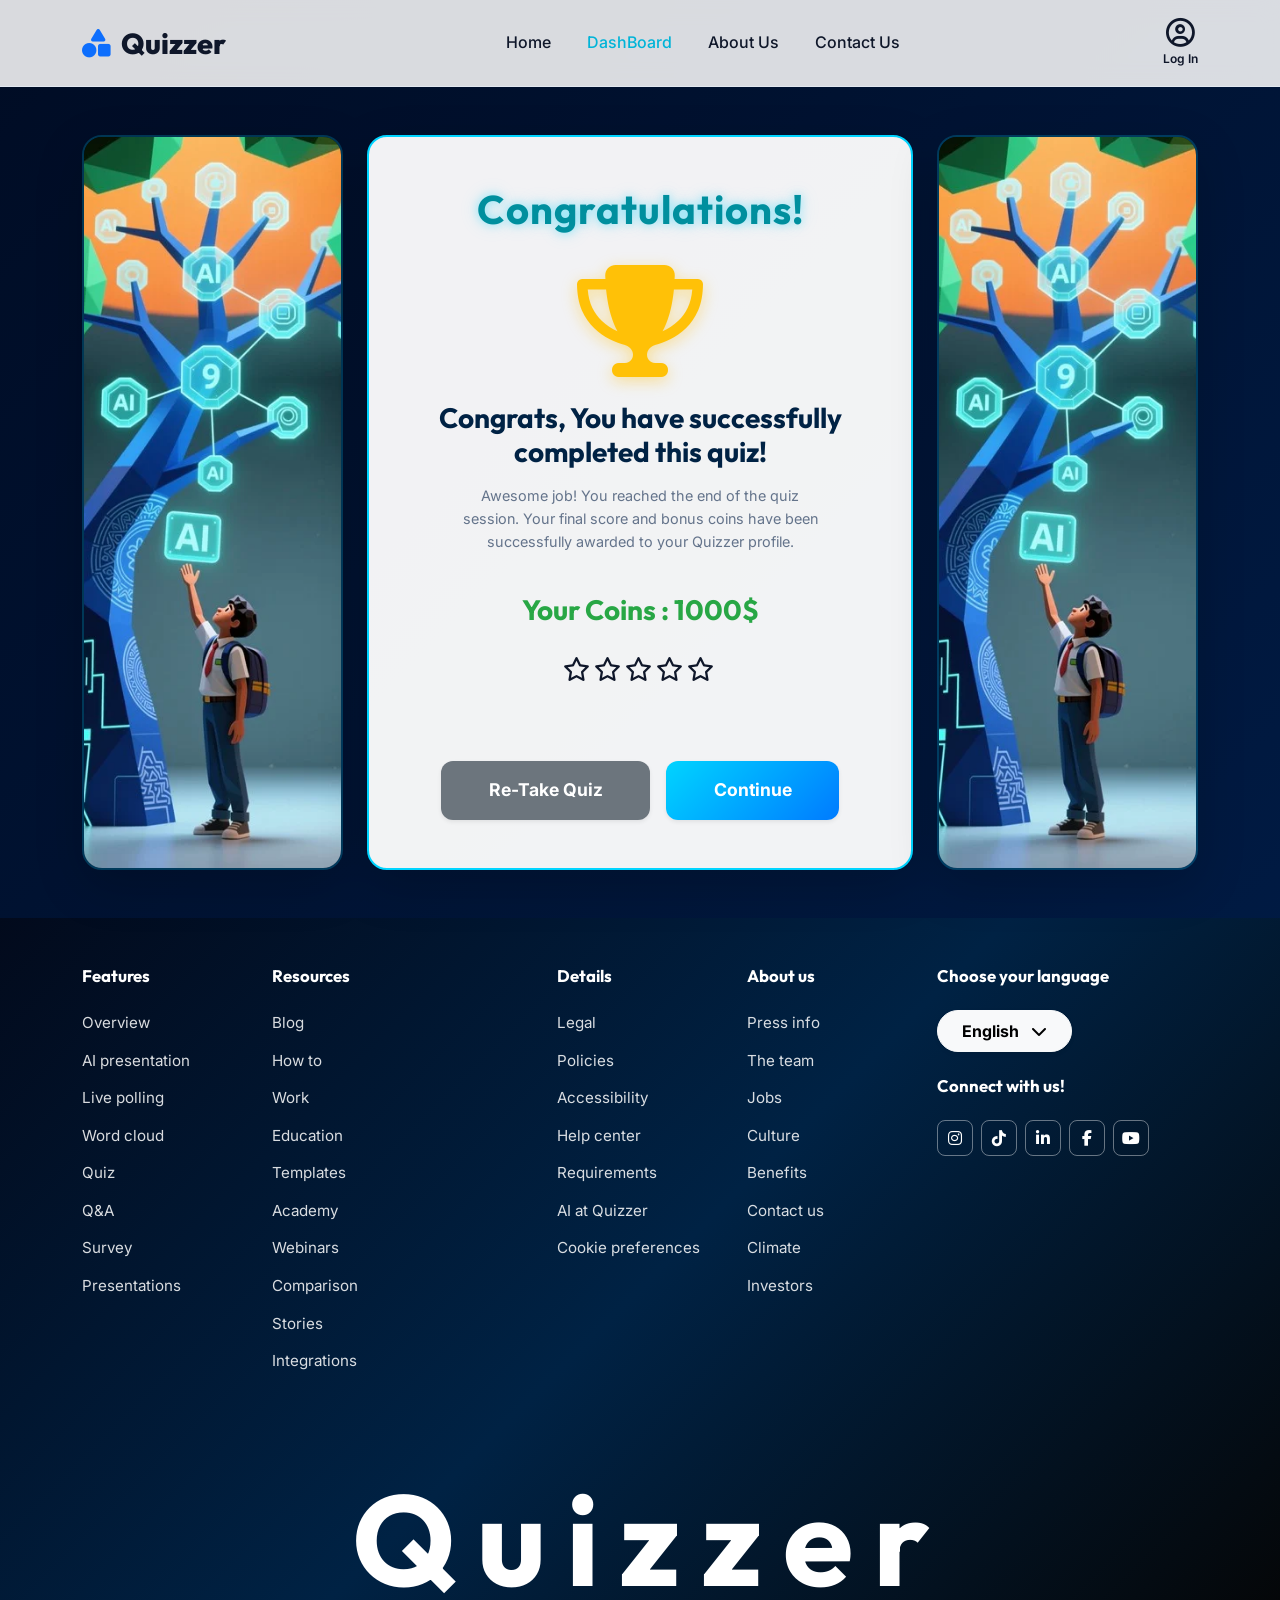
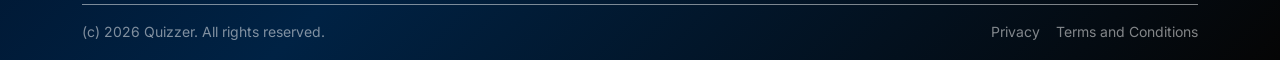
<file: result.html>
<!DOCTYPE html>
<html lang="en">

<head>
  <meta charset="UTF-8">
  <meta name="viewport" content="width=device-width, initial-scale=1.0">
  <title>Quizzer - Results</title>
  <link href="https://cdn.jsdelivr.net/npm/bootstrap@5.3.0/dist/css/bootstrap.min.css" rel="stylesheet">
  <link rel="stylesheet" href="https://cdnjs.cloudflare.com/ajax/libs/font-awesome/6.4.0/css/all.min.css">
  <link rel="stylesheet" href="css/style.css?v=2">
</head>

<body class="d-flex flex-column min-vh-100" style="background: linear-gradient(135deg, #000c24 0%, #001f4d 100%);">

  <nav class="navbar navbar-expand-lg navbar-custom sticky-top border-bottom border-dark border-1">
    <div class="container">
      <a class="navbar-brand" href="index.html">
        <i class="fa-solid fa-shapes text-primary"></i> Quizzer
      </a>
      <button class="navbar-toggler" type="button" data-bs-toggle="collapse" data-bs-target="#navbarNav">
        <span class="navbar-toggler-icon"></span>
      </button>
      <div class="collapse navbar-collapse justify-content-center" id="navbarNav">
        <ul class="navbar-nav">
          <li class="nav-item"><a class="nav-link" href="index.html">Home</a></li>
          <li class="nav-item"><a class="nav-link active" href="dashboard.html">DashBoard</a></li>
          <li class="nav-item"><a class="nav-link" href="about.html">About Us</a></li>
          <li class="nav-item"><a class="nav-link" href="contact.html">Contact Us</a></li>
        </ul>
      </div>
      <div class="d-none d-lg-flex">
        <a href="login.html" class="profile-icon">
          <i class="fa-regular fa-circle-user"></i>
          <span>Log In</span>
        </a>
      </div>
    </div>
  </nav>

  <div class="container py-5 fade-in flex-grow-1">
    <div class="row g-4 align-items-stretch" style="min-height: 550px;">

      <!-- Left Tall Image -->
      <div class="col-lg-3 d-none d-lg-block">
        <div class="h-100 w-100 shadow-lg overflow-hidden"
          style="border-radius: 20px; border: 2px solid rgba(0,212,255,0.2);">
          <img src="images/left.webp" alt="Left Graphic" style="width: 100%; height: 100%; object-fit: cover;">
        </div>
      </div>

      <!-- Center Result Card -->
      <div class="col-lg-6">
        <div class="p-4 p-md-5 text-center h-100 d-flex flex-column justify-content-center shadow-lg"
          style="background: rgba(255, 255, 255, 0.95); border-radius: 20px; border: 2px solid #00d4ff;">
          <h2 class="display-6 mb-2 fw-bold text-glow" style="letter-spacing: 1px; color: #008f9e;">Congratulations!
          </h2>

          <div class="my-4">
            <i class="fa-solid fa-trophy"
              style="font-size: 7rem; color: #ffc107; text-shadow: 0 4px 15px rgba(255, 193, 7, 0.4);"></i>
          </div>

          <h4 class="mb-3 fw-bold fs-3" style="color: #002244;">Congrats, You have successfully<br>completed this quiz!
          </h4>

          <p class="text-muted small px-3 mx-auto" style="max-width: 400px; font-size: 0.9rem;">
            Awesome job! You reached the end of the quiz session. Your final score and bonus coins have been
            successfully awarded to your Quizzer profile.
          </p>

          <h3 class="fw-bold my-4" id="finalCoinsDisplay" style="color: #28a745;">Your Coins : 1025$</h3>

          <div class="mb-5 fs-4" id="resultStarsRating">
            <i class="fa-solid fa-star text-dark"></i>
            <i class="fa-regular fa-star text-dark"></i>
            <i class="fa-regular fa-star text-dark"></i>
            <i class="fa-regular fa-star text-dark"></i>
            <i class="fa-regular fa-star text-dark"></i>
          </div>

          <div class="d-flex flex-column flex-sm-row justify-content-center gap-3 mt-auto w-100 px-lg-4 pt-4">
            <a href="quiz.html" class="btn px-4 py-3 fw-bold flex-fill shadow-sm text-white"
              style="background-color: #6c757d; border: none; border-radius: 12px; font-size: 1.1rem; transition: transform 0.2s;">Re-Take
              Quiz</a>
            <a href="dashboard.html" class="btn px-4 py-3 fw-bold flex-fill shadow-sm text-white"
              style="background: linear-gradient(135deg, #00d4ff, #007bff); border: none; border-radius: 12px; font-size: 1.1rem; transition: transform 0.2s;">Continue</a>
          </div>
        </div>
      </div>

      <!-- Right Tall Image -->
      <div class="col-lg-3 d-none d-lg-block">
        <div class="h-100 w-100 shadow-lg overflow-hidden"
          style="border-radius: 20px; border: 2px solid rgba(0,212,255,0.2);">
          <img src="images/left.webp" alt="Right Graphic" style="width: 100%; height: 100%; object-fit: cover;">
        </div>
      </div>

    </div>
  </div>

  <footer class="footer-custom-new mt-auto pt-5 pb-3">
    <div class="container">
      <div class="row text-white mb-5">
        <div class="col-6 col-md-2 mb-4">
          <h5 class="fw-bold mb-4">Features</h5>
          <ul class="list-unstyled footer-links">
            <li><a href="#">Overview</a></li>
            <li><a href="#">AI presentation</a></li>
            <li><a href="#">Live polling</a></li>
            <li><a href="#">Word cloud</a></li>
            <li><a href="#">Quiz</a></li>
            <li><a href="#">Q&A</a></li>
            <li><a href="#">Survey</a></li>
            <li><a href="#">Presentations</a></li>
          </ul>
        </div>
        <div class="col-6 col-md-3 mb-4">
          <h5 class="fw-bold mb-4">Resources</h5>
          <ul class="list-unstyled footer-links">
            <li><a href="#">Blog</a></li>
            <li><a href="#">How to</a></li>
            <li><a href="#">Work</a></li>
            <li><a href="#">Education</a></li>
            <li><a href="#">Templates</a></li>
            <li><a href="#">Academy</a></li>
            <li><a href="#">Webinars</a></li>
            <li><a href="#">Comparison</a></li>
            <li><a href="#">Stories</a></li>
            <li><a href="#">Integrations</a></li>
          </ul>
        </div>
        <div class="col-6 col-md-2 mb-4">
          <h5 class="fw-bold mb-4">Details</h5>
          <ul class="list-unstyled footer-links">
            <li><a href="#">Legal</a></li>
            <li><a href="#">Policies</a></li>
            <li><a href="#">Accessibility</a></li>
            <li><a href="#">Help center</a></li>
            <li><a href="#">Requirements</a></li>
            <li><a href="#">AI at Quizzer</a></li>
            <li><a href="#">Cookie preferences</a></li>
          </ul>
        </div>
        <div class="col-6 col-md-2 mb-4">
          <h5 class="fw-bold mb-4">About us</h5>
          <ul class="list-unstyled footer-links">
            <li><a href="#">Press info</a></li>
            <li><a href="#">The team</a></li>
            <li><a href="#">Jobs</a></li>
            <li><a href="#">Culture</a></li>
            <li><a href="#">Benefits</a></li>
            <li><a href="contact.php">Contact us</a></li>
            <li><a href="#">Climate</a></li>
            <li><a href="#">Investors</a></li>
          </ul>
        </div>
        <div class="col-12 col-md-3 mb-4">
          <h5 class="fw-bold mb-4">Choose your language</h5>
          <button class="btn btn-light rounded-pill px-4 py-2 mb-4 fw-bold shadow-sm">English <i
              class="fa-solid fa-chevron-down ms-2"></i></button>

          <h5 class="fw-bold mb-4">Connect with us!</h5>
          <div class="d-flex gap-2 social-box-icons mt-2">
            <a href="#"><i class="fa-brands fa-instagram"></i></a>
            <a href="#"><i class="fa-brands fa-tiktok"></i></a>
            <a href="#"><i class="fa-brands fa-linkedin-in"></i></a>
            <a href="#"><i class="fa-brands fa-facebook-f"></i></a>
            <a href="#"><i class="fa-brands fa-youtube"></i></a>
          </div>
        </div>
      </div>

      <!-- Big Logo -->
      <div class="text-start text-md-center mb-0">
        <h1 class="font-heading fw-bold text-white huge-logo">Q u i z z e r</h1>
      </div>

      <!-- Bottom bar -->
      <div
        class="d-flex flex-column flex-md-row justify-content-between border-top border-light border-opacity-50 pt-3 text-white-50 mt-1 small">
        <div>(c) 2026 Quizzer. All rights reserved.</div>
        <div class="mt-2 mt-md-0 d-flex gap-3">
          <a href="#" class="text-white-50 text-decoration-none hover-white">Privacy</a>
          <a href="#" class="text-white-50 text-decoration-none hover-white">Terms and Conditions</a>
        </div>
      </div>
    </div>
  </footer>

  <script src="https://cdn.jsdelivr.net/npm/bootstrap@5.3.0/dist/js/bootstrap.bundle.min.js"></script>
  <script src="js/script.js"></script>
</body>

</html>
</file>
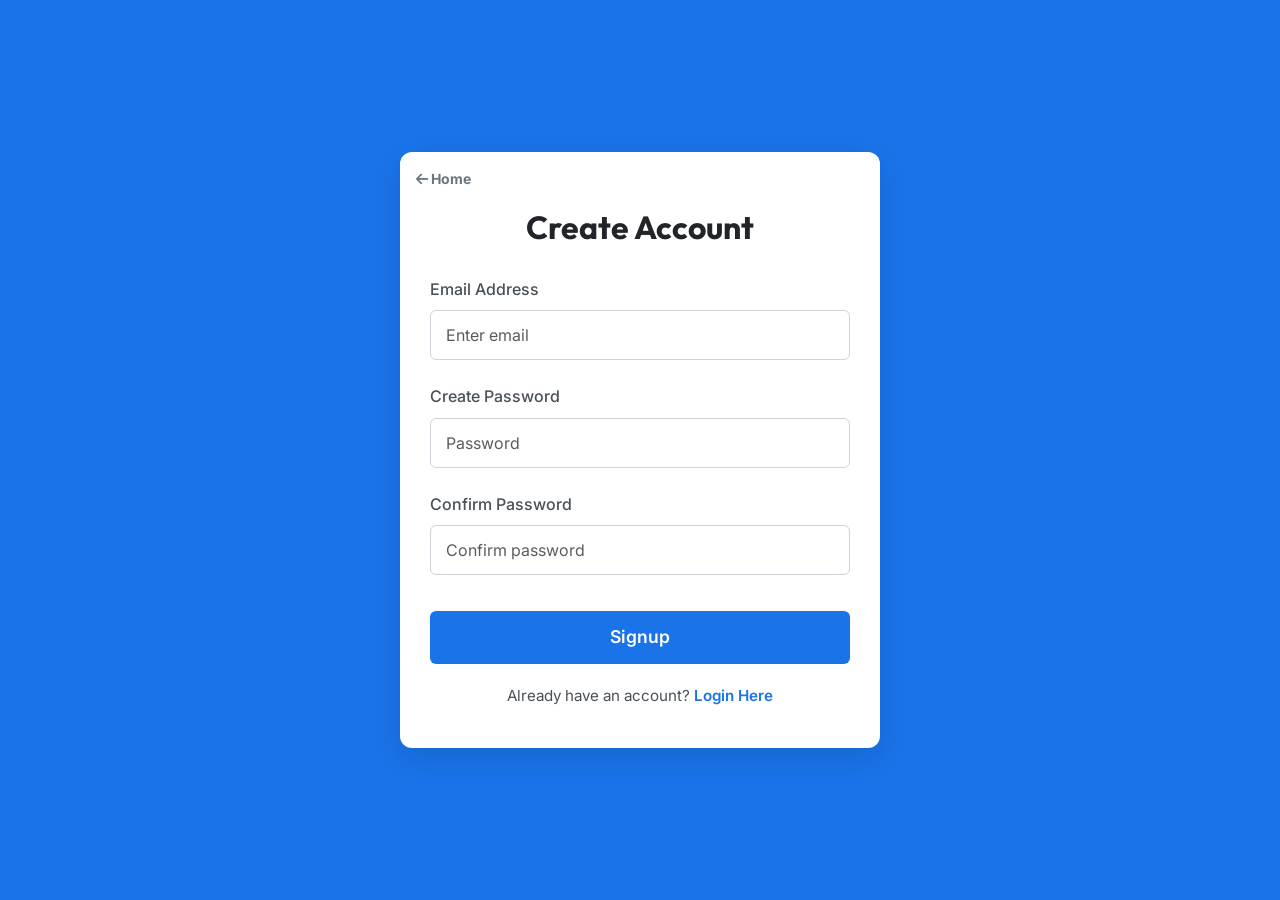
<file: signup.html>
<!DOCTYPE html>
<html lang="en">

<head>
  <meta charset="UTF-8">
  <meta name="viewport" content="width=device-width, initial-scale=1.0">
  <title>Quizzer - Create Account</title>
  <link href="https://cdn.jsdelivr.net/npm/bootstrap@5.3.0/dist/css/bootstrap.min.css" rel="stylesheet">
  <link rel="stylesheet" href="https://cdnjs.cloudflare.com/ajax/libs/font-awesome/6.4.0/css/all.min.css">
  <link rel="stylesheet" href="css/style.css?v=2">
  <style>
    body {
      background-color: #1a73e8;
      /* Vivid blue from wireframe */
      display: flex;
      align-items: center;
      justify-content: center;
      min-height: 100vh;
      margin: 0;
      padding: 20px;
    }

    .auth-card {
      background: #ffffff;
      border-radius: 12px;
      padding: 40px 30px;
      width: 100%;
      max-width: 480px;
      box-shadow: 0 10px 30px rgba(0, 0, 0, 0.1);
    }

    .auth-title {
      font-weight: 700;
      color: #212529;
      margin-bottom: 30px;
      text-align: center;
      font-size: 2rem;
    }

    .form-control {
      padding: 12px 15px;
      border-radius: 6px;
      border: 1px solid #ced4da;
    }

    .form-control:focus {
      border-color: #1a73e8;
      box-shadow: 0 0 0 0.2rem rgba(26, 115, 232, 0.25);
    }

    .form-label {
      font-weight: 500;
      color: #495057;
      margin-bottom: 8px;
    }

    .btn-auth {
      background-color: #1a73e8;
      color: white;
      font-weight: 600;
      padding: 12px;
      border-radius: 6px;
      border: none;
      width: 100%;
      font-size: 1.1rem;
      margin-top: 20px;
      transition: background-color 0.2s;
    }

    .btn-auth:hover {
      background-color: #1557b0;
      color: white;
    }

    .auth-footer {
      text-align: center;
      margin-top: 20px;
      font-size: 0.95rem;
      color: #495057;
    }

    .auth-footer a {
      color: #1a73e8;
      text-decoration: none;
      font-weight: 600;
    }

    .auth-footer a:hover {
      text-decoration: underline;
    }
  </style>
</head>

<body class="fade-in">

  <div class="auth-card position-relative">
    <a href="index.html" class="position-absolute top-0 start-0 m-3 text-secondary text-decoration-none small fw-bold">
      <i class="fa-solid fa-arrow-left"></i> Home
    </a>
    <h2 class="auth-title mt-3">Create Account</h2>

    <form id="signupForm">
      <div id="signupMsg" class="alert d-none"></div>
      <div class="mb-4">
        <label for="email" class="form-label">Email Address</label>
        <input type="email" class="form-control" id="email" placeholder="Enter email" required>
      </div>

      <div class="mb-4">
        <label for="password" class="form-label">Create Password</label>
        <input type="password" class="form-control" id="password" placeholder="Password" required>
      </div>

      <div class="mb-3">
        <label for="confirm" class="form-label">Confirm Password</label>
        <input type="password" class="form-control" id="confirm" placeholder="Confirm password" required>
      </div>

      <button type="submit" class="btn-auth">Signup</button>
    </form>

    <div class="auth-footer">
      Already have an account? <a href="login.html">Login Here</a>
    </div>
  </div>

  <script>
    document.getElementById('signupForm').addEventListener('submit', async function (e) {
      e.preventDefault();
      const email = document.getElementById('email').value;
      const password = document.getElementById('password').value;
      const confirm = document.getElementById('confirm').value;
      const msg = document.getElementById('signupMsg');

      if (password !== confirm) {
        msg.className = 'alert alert-danger';
        msg.innerText = 'Passwords do not match.';
        return;
      }

      try {
        const response = await fetch('auth/register.php', {
          method: 'POST',
          headers: { 'Content-Type': 'application/json' },
          body: JSON.stringify({ email, password })
        });
        const result = await response.json();

        if (result.success) {
          msg.className = 'alert alert-success';
          msg.innerText = result.message + ' Redirecting...';
          setTimeout(() => window.location.href = 'login.html', 1500);
        } else {
          msg.className = 'alert alert-danger';
          msg.innerText = result.message;
        }
      } catch (err) {
        msg.className = 'alert alert-danger';
        msg.innerText = 'Network error. Please try again.';
      }
    });
  </script>
</body>

</html>
</file>
<file: css/style.css>
@import url('https://fonts.googleapis.com/css2?family=Inter:wght@300;400;500;600;700&family=Outfit:wght@400;600;700;800&display=swap');

:root {
  --primary-color: #00b4d8; /* Slightly deeper cyan for white bg contrast */
  --primary-dark: #0096c7;
  --secondary: #475569;
  --text-dark: #0f172a;  /* Deep black-blue for text */
  --text-light: #64748b;
  --bg-color: #ffffff;  /* White background */
  --card-bg: rgba(255, 255, 255, 0.85); /* Light glass */
  --font-main: 'Inter', sans-serif;
  --font-heading: 'Outfit', sans-serif;
  --shadow-sm: 0 4px 6px rgba(0, 0, 0, 0.05);
  --shadow-md: 0 10px 30px rgba(0, 180, 216, 0.1);
  --shadow-lg: 0 20px 40px rgba(0, 180, 216, 0.15);
  --border-radius-sm: 8px;
  --border-radius-md: 16px;
  --border-radius-lg: 24px;
  --transition: all 0.3s ease;
}

/* Bootstrap Dark Mode Overrides (Adapted for White Bg) */
.text-dark { color: var(--text-dark) !important; }
.bg-dark { background-color: #0f172a !important; }
.border-dark { border-color: #e2e8f0 !important; }
.text-muted { color: var(--text-light) !important; }
.bg-white { background-color: #ffffff !important; }

body {
  font-family: var(--font-main);
  background-color: var(--bg-color);
  color: var(--text-dark);
  line-height: 1.6;
  overflow-x: hidden;
}

h1,
h2,
h3,
h4,
h5,
h6 {
  font-family: var(--font-heading);
  font-weight: 700;
  color: var(--text-dark);
}

/* Navbar Classes */
.navbar-custom {
  background-color: rgba(255, 255, 255, 0.85);
  backdrop-filter: blur(12px);
  -webkit-backdrop-filter: blur(12px);
  border-bottom: 1px solid rgba(0, 0, 0, 0.05);
  padding: 15px 0;
  transition: var(--transition);
}

.navbar-custom .navbar-brand {
  font-family: var(--font-heading);
  font-weight: 800;
  font-size: 1.8rem;
  color: var(--text-dark);
  display: flex;
  align-items: center;
  gap: 10px;
}

.navbar-custom .nav-link {
  font-weight: 500;
  color: var(--text-dark);
  margin: 0 10px;
  transition: var(--transition);
}

.navbar-custom .nav-link:hover,
.navbar-custom .nav-link.active {
  color: var(--primary-color);
}

.profile-icon {
  display: flex;
  flex-direction: column;
  align-items: center;
  text-decoration: none;
  color: var(--text-dark);
  transition: var(--transition);
}

.profile-icon:hover {
  color: var(--primary-color);
}

.profile-icon i {
  font-size: 1.8rem;
}

.profile-icon span {
  font-size: 0.75rem;
  font-weight: 600;
  margin-top: 2px;
}

/* Custom Buttons */
.btn-primary-custom {
  background-color: var(--primary-color);
  color: #000;
  border: none;
  padding: 10px 24px;
  border-radius: 50px;
  font-weight: 700;
  transition: var(--transition);
  box-shadow: 0 4px 15px rgba(0, 212, 255, 0.3);
}

.btn-primary-custom:hover {
  background-color: var(--primary-dark);
  color: #000;
  transform: translateY(-2px);
  box-shadow: 0 6px 20px rgba(0, 212, 255, 0.5);
}

.btn-outline-custom {
  background-color: transparent;
  color: var(--primary-color);
  border: 1px solid var(--primary-color);
  padding: 10px 24px;
  border-radius: 5px;
  /* Square edges as seen in wireframe */
  font-weight: 600;
  transition: var(--transition);
  box-shadow: 0 0 10px rgba(0, 212, 255, 0.1);
}

.btn-outline-custom:hover {
  background-color: var(--primary-color);
  color: #040811;
  box-shadow: 0 0 20px rgba(0, 212, 255, 0.3);
}

.text-glow {
  text-shadow: 0 0 10px rgba(0, 212, 255, 0.4), 0 0 20px rgba(0, 212, 255, 0.2);
}

/* Layout Utilities */
.glass-card {
  background: var(--card-bg);
  backdrop-filter: blur(12px);
  border-radius: var(--border-radius-md);
  padding: 30px;
  box-shadow: var(--shadow-md);
  border: 1px solid rgba(0, 0, 0, 0.05);
  transition: var(--transition);
}

.glass-card:hover {
  box-shadow: var(--shadow-lg);
  transform: translateY(-5px);
}

/* Images & Placeholders */
.img-placeholder {
  background-color: #f8fafc;
  border: 2px dashed rgba(0, 180, 216, 0.3);
  display: flex;
  align-items: center;
  justify-content: center;
  color: #00b4d8;
  font-weight: 500;
  border-radius: var(--border-radius-md);
  position: relative;
  overflow: hidden;
}

.img-placeholder::before {
  content: '';
  position: absolute;
  top: 0;
  left: 0;
  right: 0;
  bottom: 0;
  background: repeating-linear-gradient(45deg,
      transparent,
      transparent 10px,
      rgba(0, 0, 0, 0.02) 10px,
      rgba(0, 0, 0, 0.02) 20px);
}

/* Footer Classes */
.footer-custom {
  background-color: #02060d;
  border-top: 1px solid rgba(0, 212, 255, 0.15);
  padding: 40px 0 20px;
  margin-top: 80px;
}

.social-icons a {
  color: var(--text-light);
  font-size: 1.5rem;
  margin-right: 15px;
  transition: var(--transition);
}

.social-icons a:hover {
  color: var(--primary-color);
}

.footer-text {
  font-size: 0.85rem;
  color: var(--text-light);
}

/* Utility Animations */
.fade-in {
  animation: fadeIn 0.8s cubic-bezier(0.165, 0.840, 0.440, 1.000) forwards;
  opacity: 0;
  transform: translateY(20px);
}

@keyframes fadeIn {
  to {
    opacity: 1;
    transform: translateY(0);
  }
}

/* New Megamenu Footer */
.footer-custom-new {
  background: linear-gradient(135deg, #020a1c 0%, #002244 50%, #050505 100%);
  color: white;
}

.footer-custom-new h5 {
  color: white;
  font-size: 1.05rem;
}

.footer-links li {
  margin-bottom: 12px;
}

.footer-links a {
  color: rgba(255, 255, 255, 0.85);
  text-decoration: none;
  font-size: 0.95rem;
  transition: var(--transition);
}

.footer-links a:hover {
  color: white;
  text-decoration: underline;
}

.social-box-icons a {
  display: inline-flex;
  align-items: center;
  justify-content: center;
  width: 36px;
  height: 36px;
  border: 1px solid rgba(255, 255, 255, 0.4);
  border-radius: 8px;
  color: white;
  text-decoration: none;
  transition: var(--transition);
}

.social-box-icons a:hover {
  background-color: white;
  color: #5362f6;
}

.huge-logo {
  font-size: 8rem;
  letter-spacing: -2px;
  margin-bottom: -15px;
  /* Pulls it tighter to bottom border */
}

@media (max-width: 768px) {
  .huge-logo {
    font-size: 4rem;
  }
}

/* 3-Frame Video Preview Animation */
@keyframes fadeFrame {
  0% { opacity: 0; }
  10% { opacity: 1; }
  33% { opacity: 1; }
  43% { opacity: 0; }
  100% { opacity: 0; }
}

.video-frame {
  position: absolute;
  top: 0;
  left: 0;
  width: 100%;
  height: 100%;
  object-fit: cover;
  opacity: 0;
  animation: fadeFrame 9s infinite;
}

.video-frame-1 { animation-delay: 0s; }
.video-frame-2 { animation-delay: 3s; }
.video-frame-3 { animation-delay: 6s; }

/* Quiz Gallery Custom Colors */
#quizGallery .quiz-gallery-item {
  transition: all 0.3s ease;
  border-radius: 8px;
}
#quizGallery .quiz-gallery-item:nth-child(1) { background-color: rgba(0, 212, 255, 0.1); border-color: #00d4ff !important; }
#quizGallery .quiz-gallery-item:nth-child(2) { background-color: rgba(40, 167, 69, 0.1); border-color: #28a745 !important; }
#quizGallery .quiz-gallery-item:nth-child(3) { background-color: rgba(255, 193, 7, 0.1); border-color: #ffc107 !important; }
#quizGallery .quiz-gallery-item:nth-child(4) { background-color: rgba(220, 53, 69, 0.1); border-color: #dc3545 !important; }

#quizGallery .quiz-gallery-item:hover {
  transform: translateY(-2px);
  box-shadow: 0 4px 10px rgba(0,0,0,0.1);
}

/* Button & Element Click Interactive Feedback */
.btn, .quiz-gallery-item {
  transition: all 0.2s ease-in-out;
}
.btn:active, .quiz-gallery-item:active {
  transform: scale(0.92) !important;
  box-shadow: inset 0 2px 10px rgba(0, 0, 0, 0.15) !important;
}
</file>
